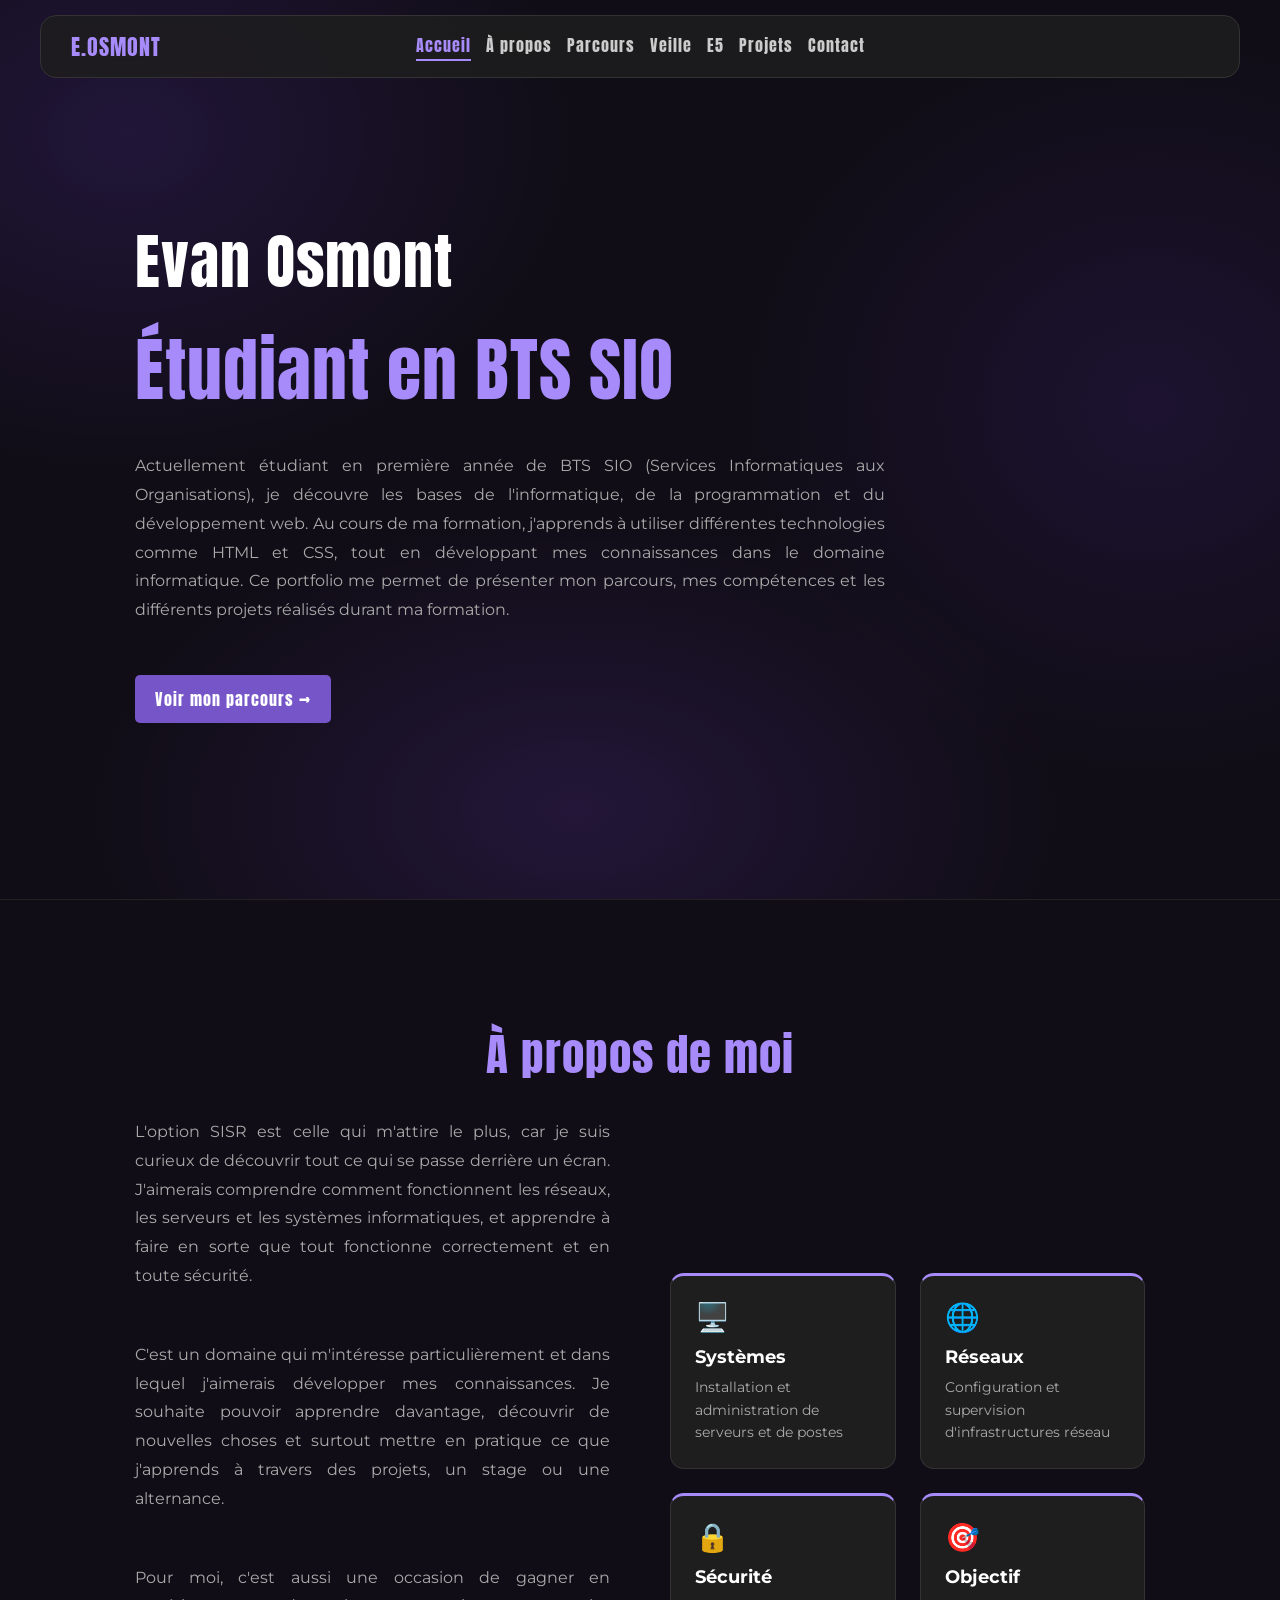
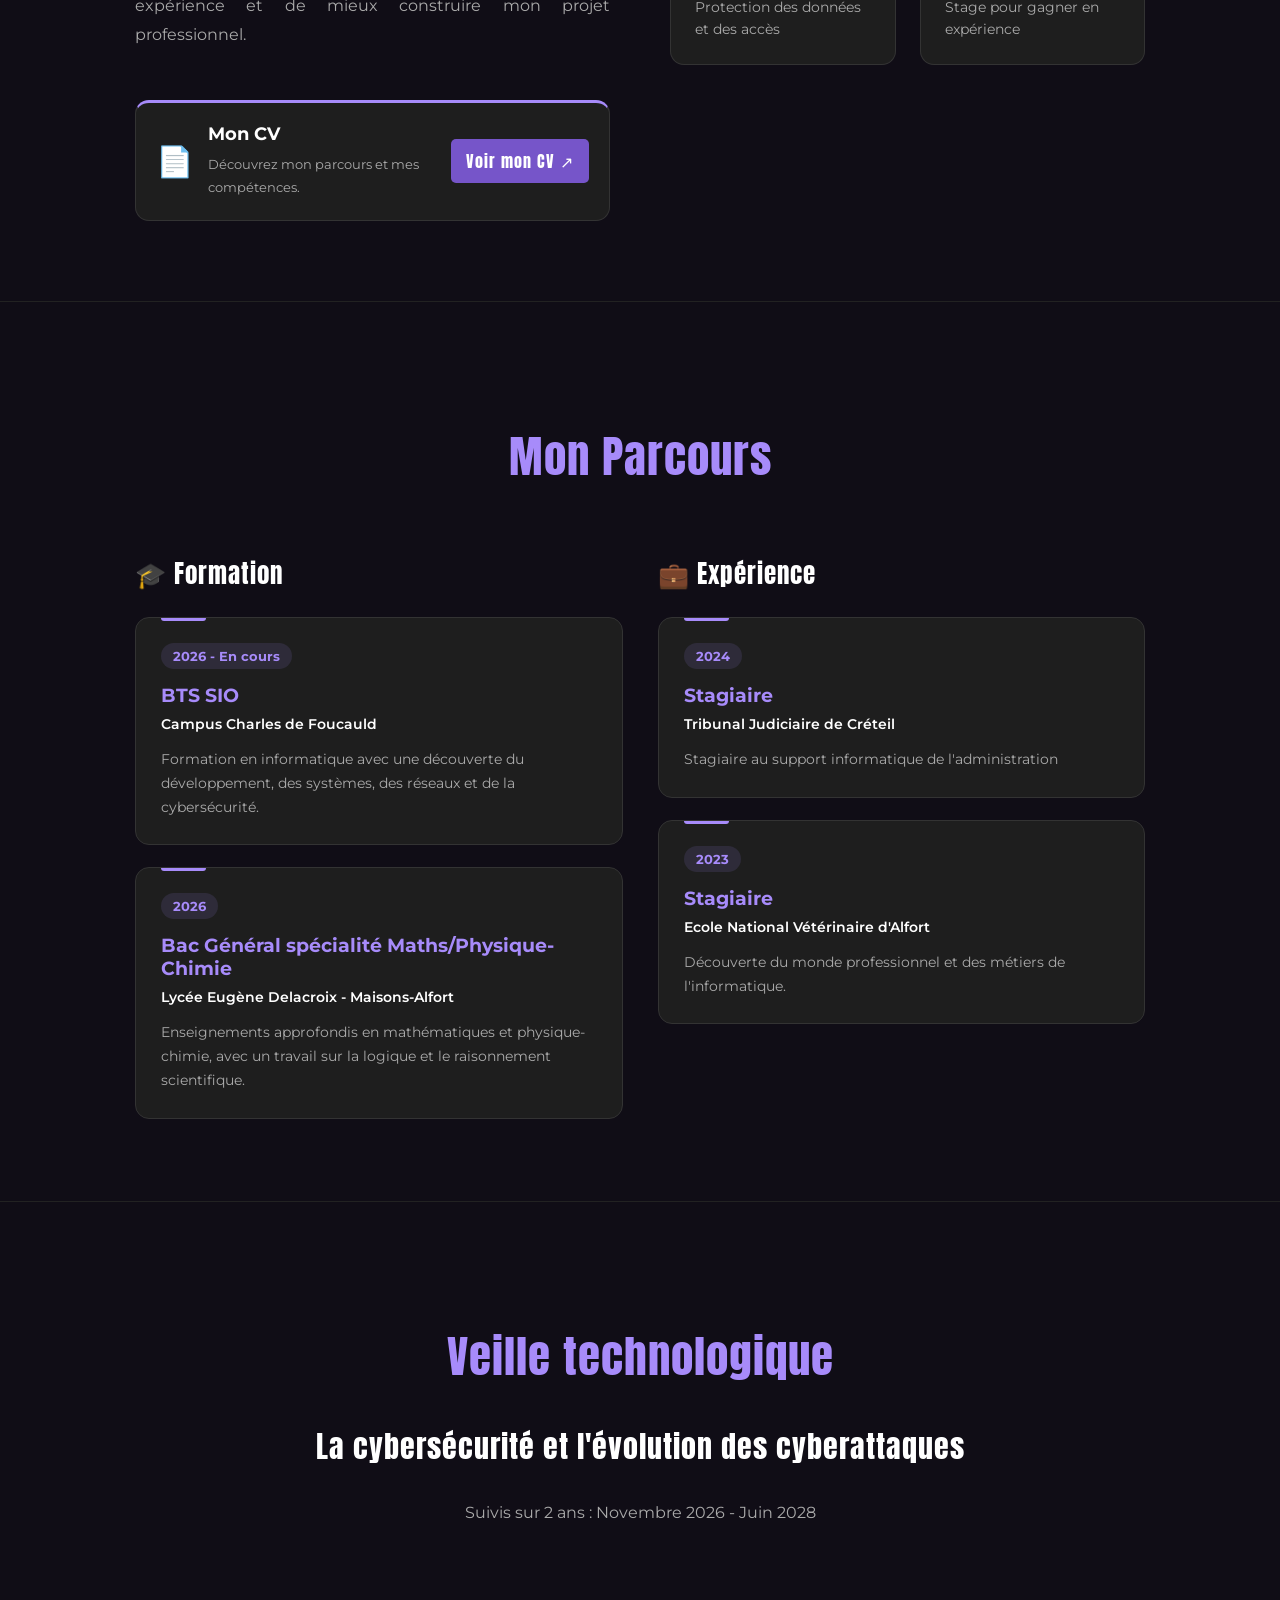
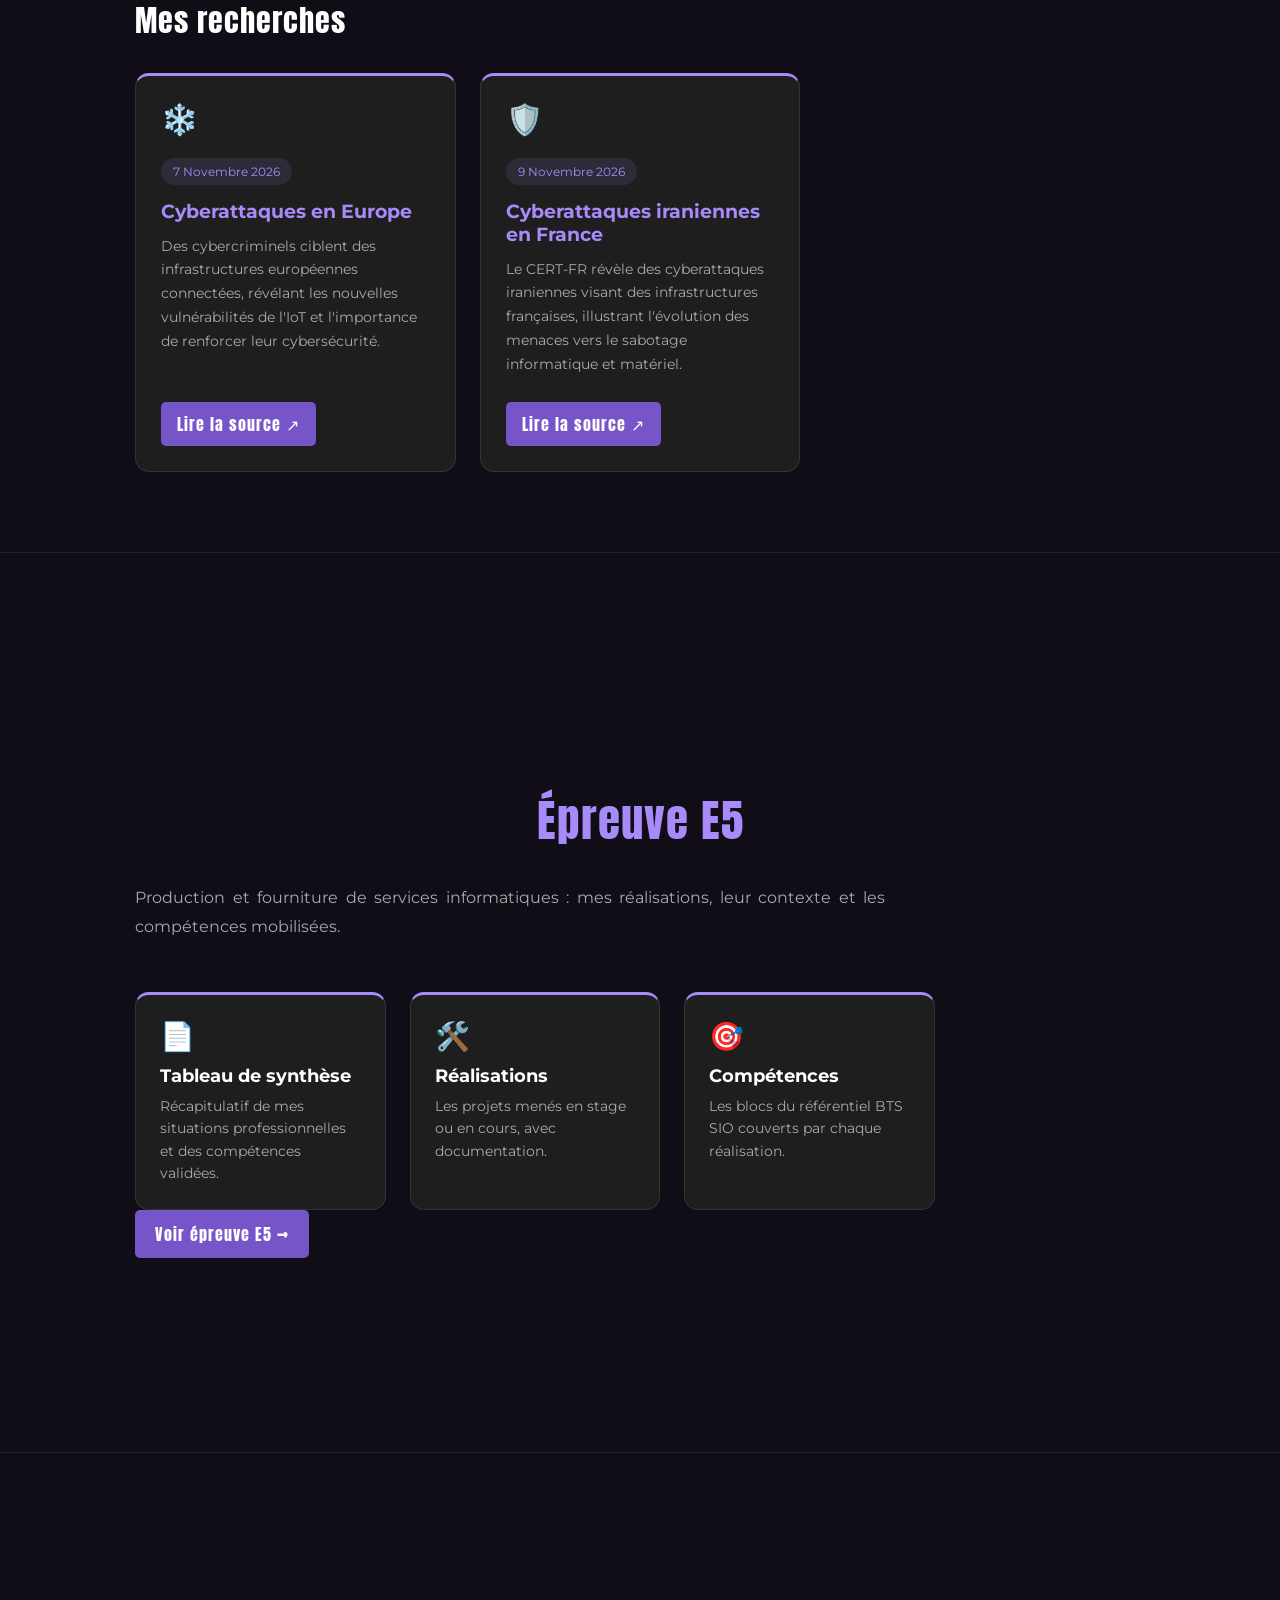
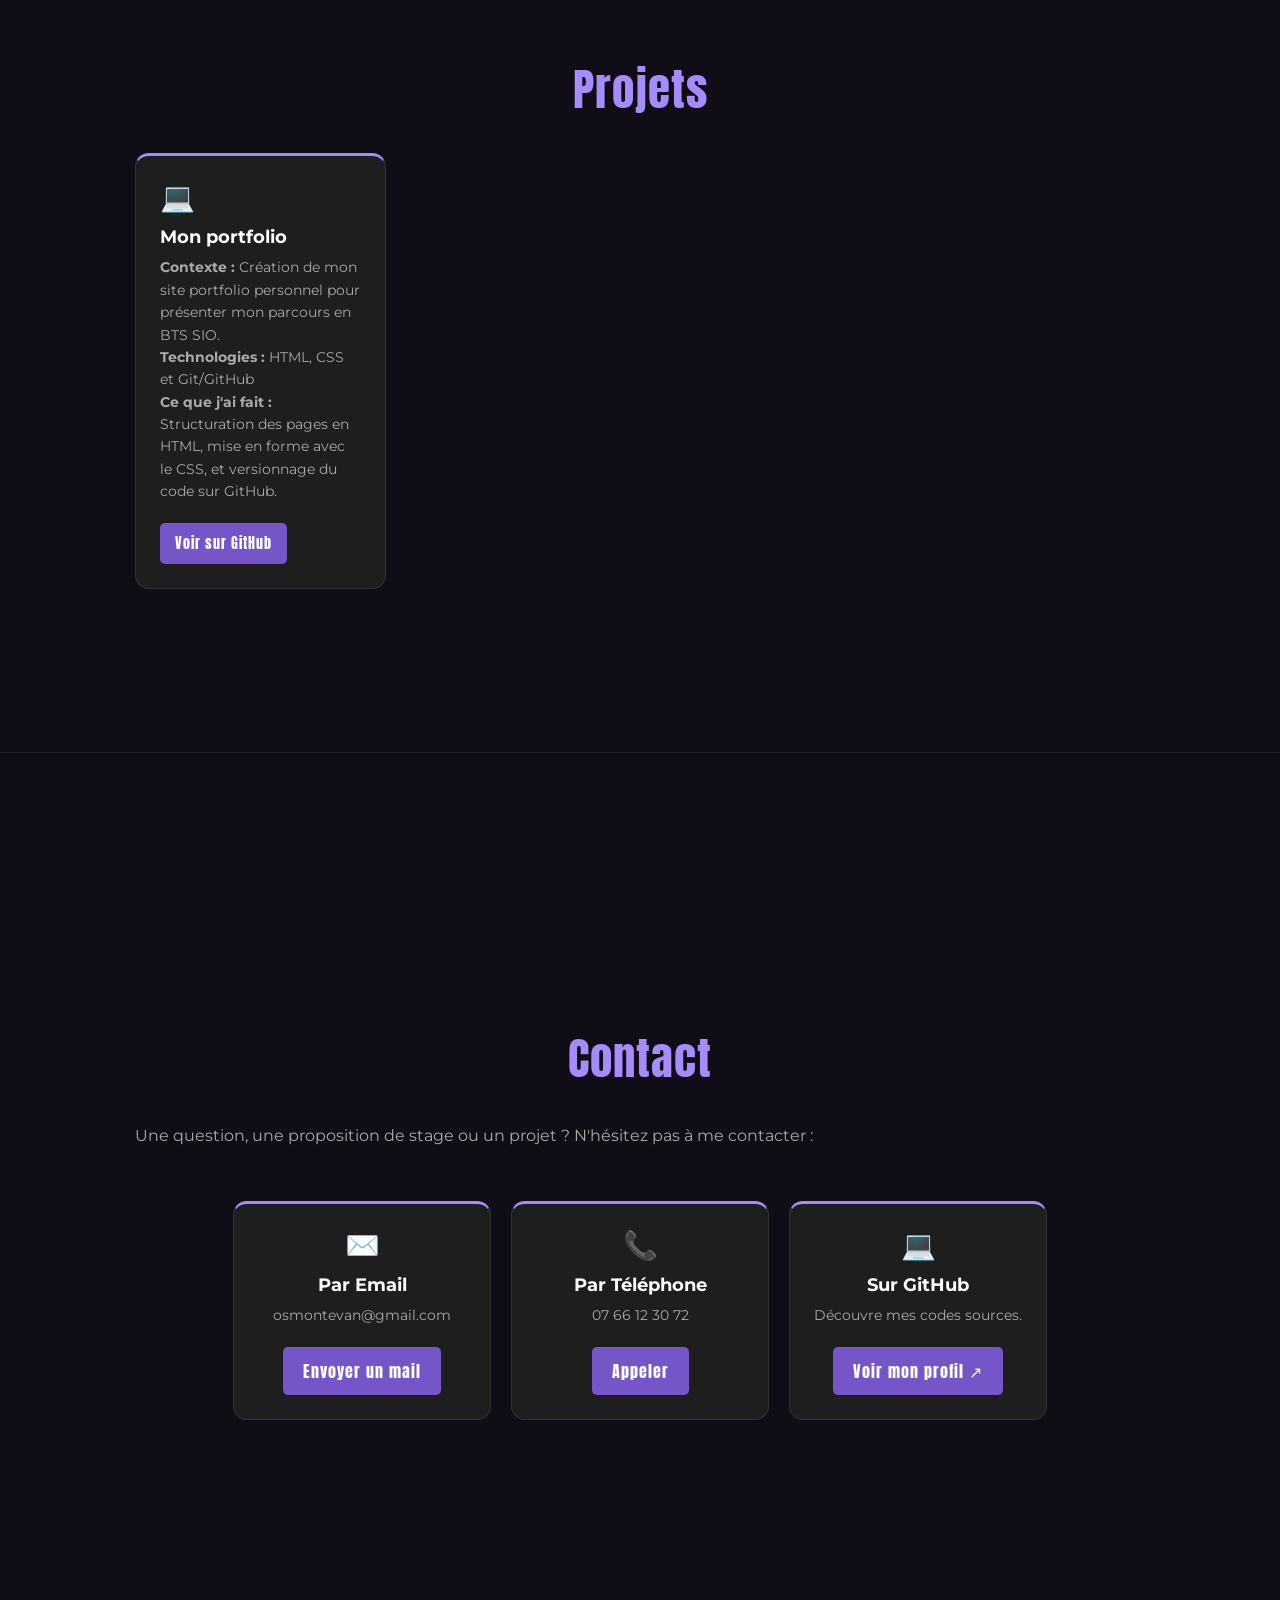
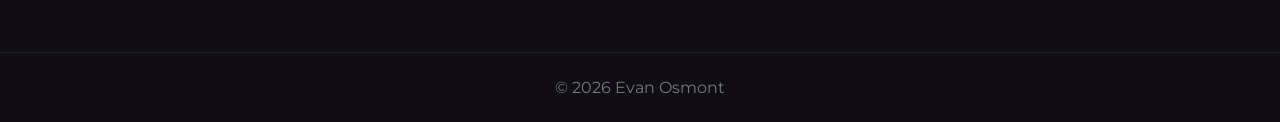
<file: index.html>
<!DOCTYPE html>
<html lang="fr">
<head>
    <meta charset="UTF-8">
    <meta name="viewport" content="width=device-width, initial-scale=1.0">
    <title>Evan Osmont - Portfolio</title>

    <link rel="preconnect" href="https://fonts.googleapis.com">
    <link rel="preconnect" href="https://fonts.gstatic.com" crossorigin>
    <link href="https://fonts.googleapis.com/css2?family=Anton&family=Montserrat:wght@400;600;700&display=swap" rel="stylesheet">

    <link rel="stylesheet" href="css/style.css">
</head>

<body>

<header class="barre">
    <a href="#accueil" class="logo">E.OSMONT</a>
    <nav class="liens">
        <a href="#accueil">Accueil</a>
        <a href="#apropos">À propos</a>
        <a href="#parcours">Parcours</a>
        <a href="#veille">Veille</a>
        <a href="#e5">E5</a>
        <a href="#projets">Projets</a>
        <a href="#contact">Contact</a>
        <span class="barre-active"></span>
    </nav>
</header>

<main>

    <section id="accueil">
        <h1>Evan Osmont</h1>
        <h2>Étudiant en BTS SIO</h2>
        <p>
            Actuellement étudiant en première année de BTS SIO (Services Informatiques aux Organisations), je découvre les bases de l'informatique, de la programmation et du développement web.
            Au cours de ma formation, j'apprends à utiliser différentes technologies comme HTML et CSS, tout en développant mes connaissances dans le domaine informatique.
            Ce portfolio me permet de présenter mon parcours, mes compétences et les différents projets réalisés durant ma formation.
        </p>
        <a href="#parcours" class="bouton">Voir mon parcours →</a>
    </section>


<section id="apropos">
    <h3>À propos de moi</h3>

    <div class="apropos-contenu">

        <!-- TEXTE À GAUCHE -->
        <div class="apropos-texte">

            <p>
                L'option SISR est celle qui m'attire le plus, car je suis curieux de découvrir tout ce qui se passe derrière un écran. J'aimerais comprendre comment fonctionnent les réseaux, les serveurs et les systèmes informatiques, et apprendre à faire en sorte que tout fonctionne correctement et en toute sécurité.
            </p>

            <p>
                C'est un domaine qui m'intéresse particulièrement et dans lequel j'aimerais développer mes connaissances. Je souhaite pouvoir apprendre davantage, découvrir de nouvelles choses et surtout mettre en pratique ce que j'apprends à travers des projets, un stage ou une alternance.
            </p>

            <p>
                Pour moi, c'est aussi une occasion de gagner en expérience et de mieux construire mon projet professionnel.
            </p>

            <!-- CV SOUS LE TEXTE -->
            <div class="cv-card">

                <div class="cv-info">
                    <span class="cv-icon">📄</span>

                    <div>
                        <h4>Mon CV</h4>
                        <p>Découvrez mon parcours et mes compétences.</p>
                    </div>
                </div>

                <a href="cv.pdf" target="_blank" class="cv-btn">
                    Voir mon CV ↗
                </a>

            </div>

        </div>


        <!-- CARTES À DROITE -->
        <div class="cartes-apropos">

            <div class="carte">
                <span class="icone">🖥️</span>
                <h4>Systèmes</h4>
                <p>Installation et administration de serveurs et de postes</p>
            </div>

            <div class="carte">
                <span class="icone">🌐</span>
                <h4>Réseaux</h4>
                <p>Configuration et supervision d'infrastructures réseau</p>
            </div>

            <div class="carte">
                <span class="icone">🔒</span>
                <h4>Sécurité</h4>
                <p>Protection des données et des accès</p>
            </div>

            <div class="carte">
                <span class="icone">🎯</span>
                <h4>Objectif</h4>
                <p>Stage pour gagner en expérience</p>
            </div>

        </div>

    </div>
</section>

<section id="parcours">

    <h3>Mon Parcours</h3>

    <div class="parcours-container">

        <!-- FORMATION -->
        <div class="parcours-colonne">

            <h4>🎓 Formation</h4>

            <div class="parcours-timeline">

                <div class="parcours-item">
                    <div class="parcours-date">2026 - En cours</div>

                    <!-- Tu pourras ajouter ton logo ici -->

                    <h5>BTS SIO</h5>
                    <h6>Campus Charles de Foucauld</h6>

                    <p>
                        Formation en informatique avec une découverte du développement, des systèmes, des réseaux et de la cybersécurité.
                    </p>
                </div>

                <div class="parcours-item">
                    <div class="parcours-date">2026</div>

                    <!-- Tu pourras ajouter ton logo ici -->

                    <h5>Bac Général spécialité Maths/Physique-Chimie</h5>
                    <h6>Lycée Eugène Delacroix - Maisons-Alfort</h6>
                    
                    <p>
                        Enseignements approfondis en mathématiques et physique-chimie, avec un travail sur la logique et le raisonnement scientifique.
                    </p>
                </div>

            </div>
        </div>


        <!-- EXPERIENCE -->
        <div class="parcours-colonne">

            <h4>💼 Expérience</h4>

            <div class="parcours-timeline">

                <div class="parcours-item">
                    <div class="parcours-date">2024</div>

                    <!-- Tu pourras ajouter ton logo ici -->

                    <h5>Stagiaire</h5>
                    <h6>Tribunal Judiciaire de Créteil</h6>

                    <p>
                        Stagiaire au support informatique de l'administration
                    </p>
                </div>

                <div class="parcours-item">
                    <div class="parcours-date">2023</div>

                    <!-- Tu pourras ajouter ton logo ici -->

                    <h5>Stagiaire</h5>
                    <h6>Ecole National Vétérinaire d'Alfort</h6>

                    <p>
                        Découverte du monde professionnel et des métiers
                        de l'informatique.
                    </p>
                </div>

            </div>
        </div>

    </div>

</section>



<section id="veille">

    <h3>Veille technologique</h3>

    <p class="veille-description">
        La cybersécurité et l'évolution des cyberattaques
    </p>
    <p class="veille-suivis">
        Suivis sur 2 ans : Novembre 2026 - Juin 2028
    </p>

    <h4 class="veille-sous-titre">Mes recherches</h4>

    <div class="veille-cartes">

        <div class="veille-carte">
            <span class="veille-icone">❄️</span>
            <span class="veille-date">7 Novembre 2026</span>
            <h4>Cyberattaques en Europe</h4>
            <p>
                Des cybercriminels ciblent des infrastructures européennes connectées, révélant les nouvelles vulnérabilités de l'IoT et l'importance de renforcer leur cybersécurité.
            </p>
            <a href="https://fr.euronews.com/2026/11/07/des-hackers-ont-sonde-les-systemes-de-refrigeration-europeens-avant-les-cyberattaques"
               target="_blank" class="veille-btn">
                Lire la source ↗
            </a>
        </div>

        <div class="veille-carte">
            <span class="veille-icone">🛡️</span>
            <span class="veille-date">9 Novembre 2026</span>
            <h4>Cyberattaques iraniennes en France</h4>
            <p>
                Le CERT-FR révèle des cyberattaques iraniennes visant des infrastructures françaises, illustrant l'évolution des menaces vers le sabotage informatique et matériel.
            </p>
            <a href="https://cert.cyber.gouv.fr/cti/CERTFR-2026-CTI-009/"
               target="_blank" class="veille-btn">
                Lire la source ↗
            </a>
        </div>

    </div>

</section>

<section id="e5">
  <h3>Épreuve E5</h3>
  <p>
    Production et fourniture de services informatiques : mes réalisations,
    leur contexte et les compétences mobilisées.
  </p>

  <div class="cartes cartes-e5">
    <div class="carte">
      <span class="icone">📄</span>
      <h4>Tableau de synthèse</h4>
      <p>Récapitulatif de mes situations professionnelles et des compétences validées.</p>
    </div>

    <div class="carte">
      <span class="icone">🛠️</span>
      <h4>Réalisations</h4>
      <p>Les projets menés en stage ou en cours, avec documentation.</p>
    </div>

    <div class="carte">
      <span class="icone">🎯</span>
      <h4>Compétences</h4>
      <p>Les blocs du référentiel BTS SIO couverts par chaque réalisation.</p>
    </div>
  </div>

  <a href="e5.html" class="bouton">Voir épreuve E5 →</a>
</section>

<section id="projets">
    <h3>Projets</h3>
    <div class="cartes">
        <article class="carte">
            <span class="icone">💻</span>
            <h4>Mon portfolio</h4>
            <p><strong>Contexte :</strong> Création de mon site portfolio personnel pour présenter mon parcours en BTS SIO.</p>
            <p><strong>Technologies :</strong> HTML, CSS et Git/GitHub</p>
            <p><strong>Ce que j'ai fait :</strong> Structuration des pages en HTML, mise en forme avec le CSS, et versionnage du code sur GitHub.</p>
            
            <div class="liens-carte">
                <a href="https://github.com/evanosmt/evanosmt.github.io" target="_blank" class="btn-git">Voir sur GitHub</a>
            </div>
        </article>
    </div>
</section>

<section id="contact">
    <h3>Contact</h3>
    <p>Une question, une proposition de stage ou un projet ? N'hésitez pas à me contacter :</p>
    
    <div class="cartes" style="max-width: 900px; margin: 0 auto; display: grid; grid-template-columns: repeat(auto-fit, minmax(250px, 1fr)); gap: 20px;">
        
        <!-- Carte Email -->
        <article class="carte" style="text-align: center;">
            <span class="icone">✉️</span>
            <h4>Par Email</h4>
            <p style="text-align: center; margin-bottom: 20px;">osmontevan@gmail.com</p>
            <a href="mailto:osmontevan@gmail.com" class="bouton" style="margin: 0 auto;">Envoyer un mail</a>
        </article>

        <!-- Carte Téléphone -->
        <article class="carte" style="text-align: center;">
            <span class="icone">📞</span>
            <h4>Par Téléphone</h4>
            <p style="text-align: center; margin-bottom: 20px;">07 66 12 30 72</p>
            <a href="tel:0766123072" class="bouton" style="margin: 0 auto;">Appeler</a>
        </article>

        <!-- Carte GitHub -->
        <article class="carte" style="text-align: center;">
            <span class="icone">💻</span>
            <h4>Sur GitHub</h4>
            <p style="text-align: center; margin-bottom: 20px;">Découvre mes codes sources.</p>
            <a href="https://github.com/evanosmt" target="_blank" class="bouton" style="margin: 0 auto;">Voir mon profil ↗</a>
        </article>

    </div>
</section>

</main>

<footer>
    © 2026 Evan Osmont
</footer>

<script>
    const sections = document.querySelectorAll("section");
    const liens = document.querySelectorAll(".liens a");
    const barre = document.querySelector(".barre-active");

    function activer(lien) {
        liens.forEach((l) => l.classList.toggle("actif", l === lien));
        barre.style.left = lien.offsetLeft + "px";
        barre.style.width = lien.offsetWidth + "px";
    }

    const observer = new IntersectionObserver((entries) => {
        entries.forEach((entry) => {
            if (entry.isIntersecting) {
                const lien = document.querySelector('.liens a[href="#' + entry.target.id + '"]');
                if (lien) activer(lien);
            }
        });
    }, { rootMargin: "-40% 0px -55% 0px" });

    sections.forEach((s) => observer.observe(s));

    window.addEventListener("load", () => activer(liens[0]));
</script>

</body>
</html>
</file>
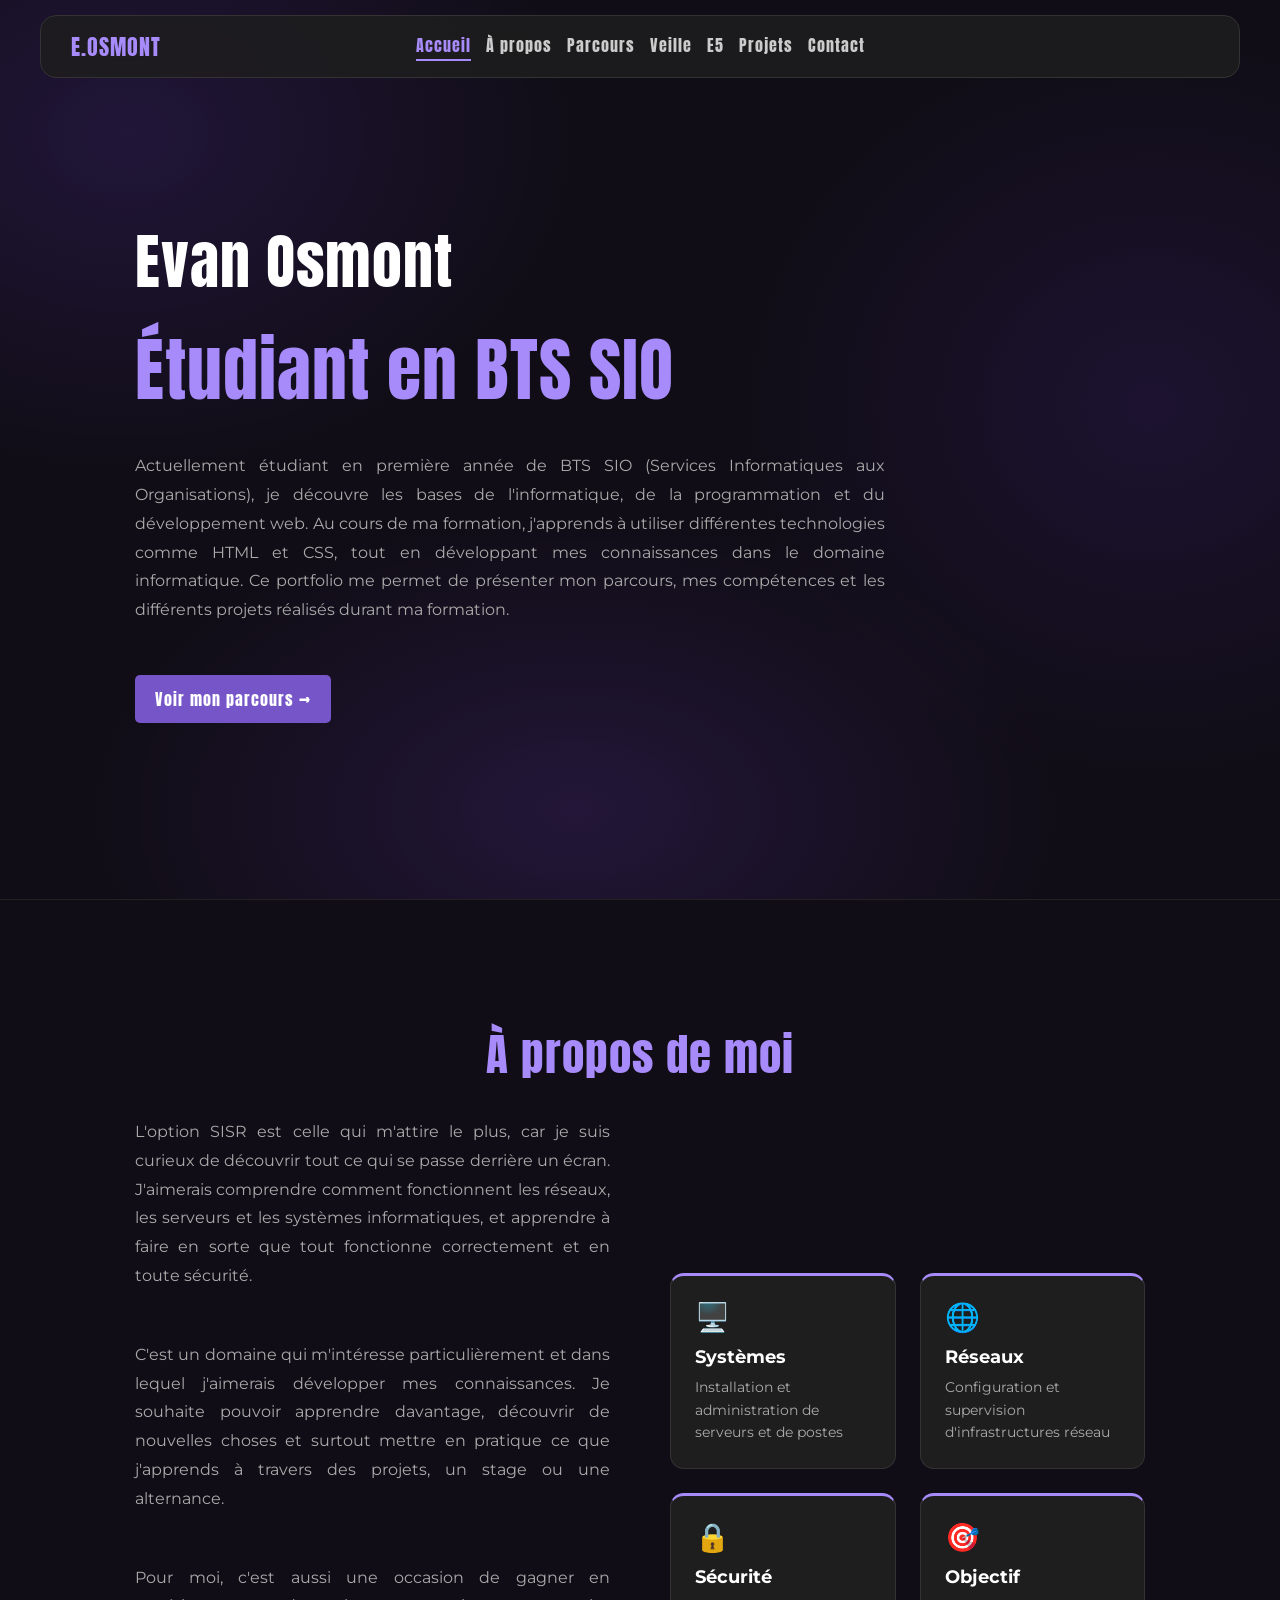
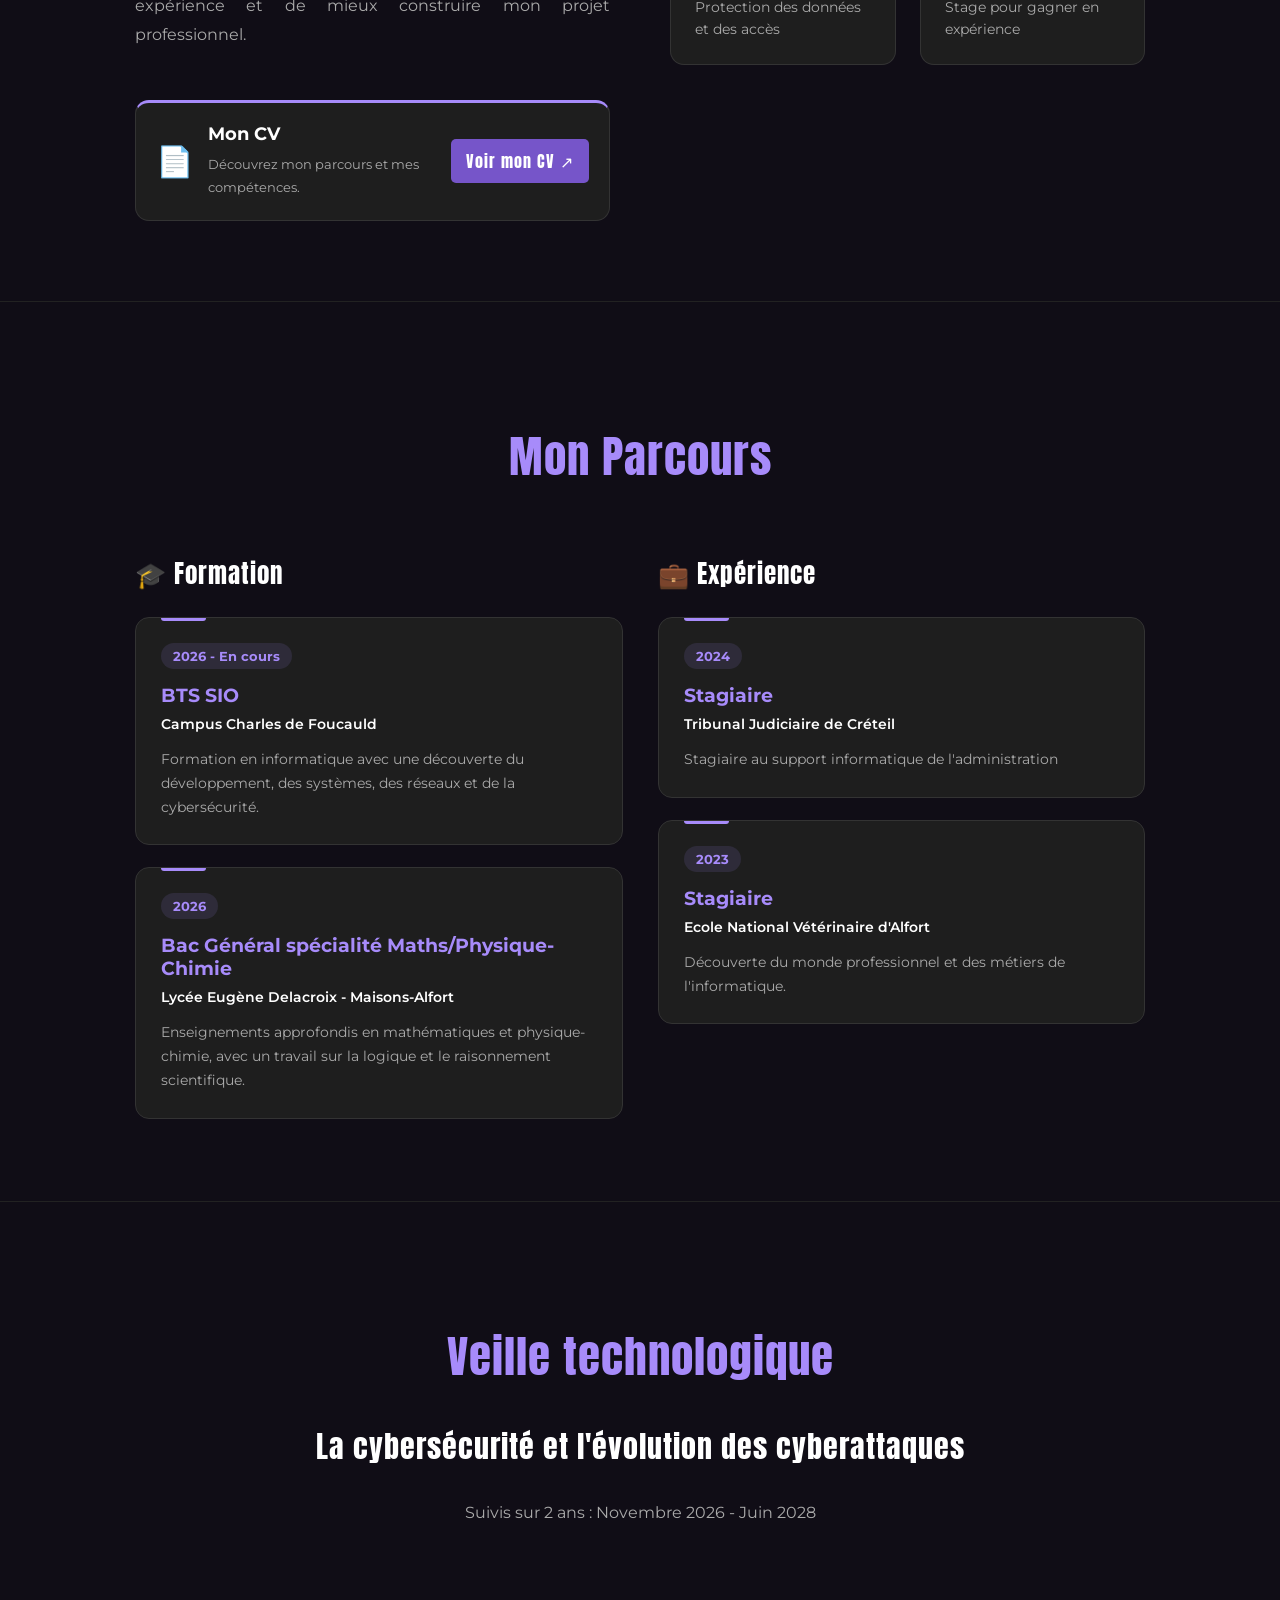
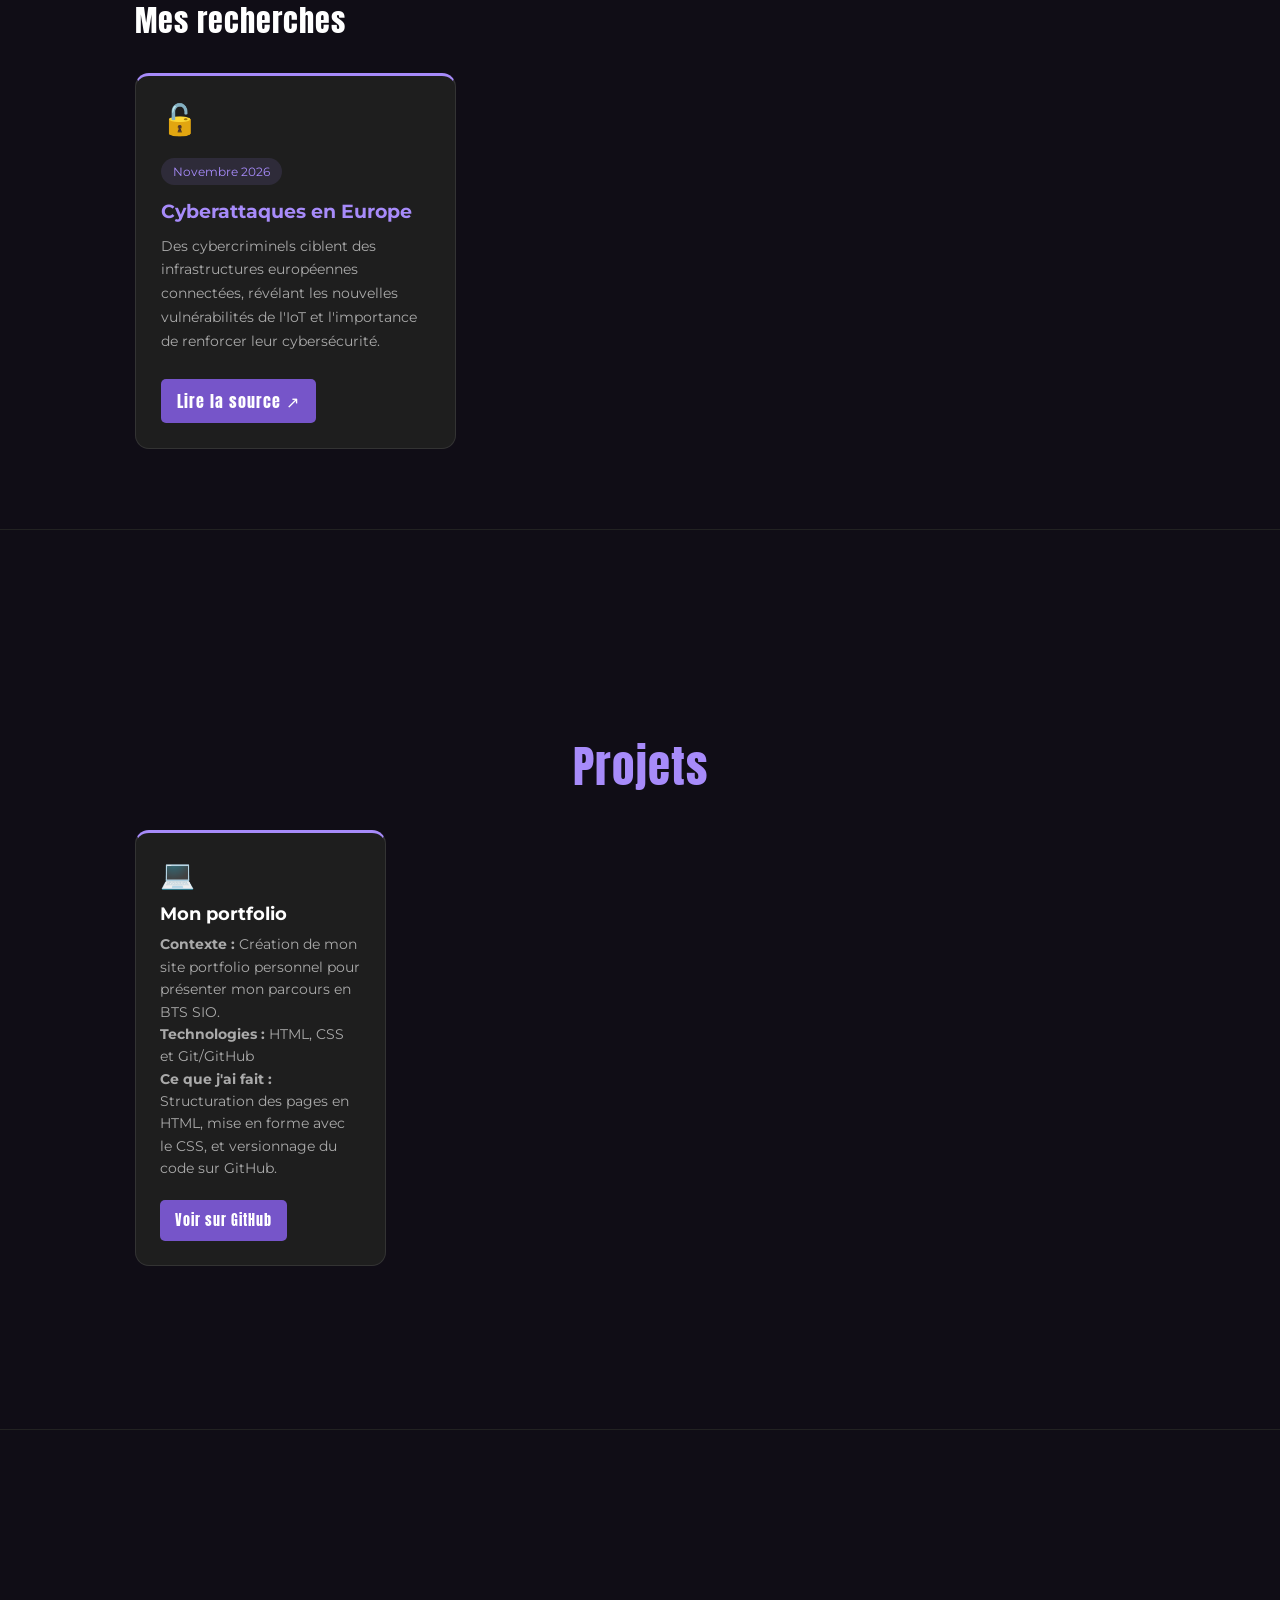
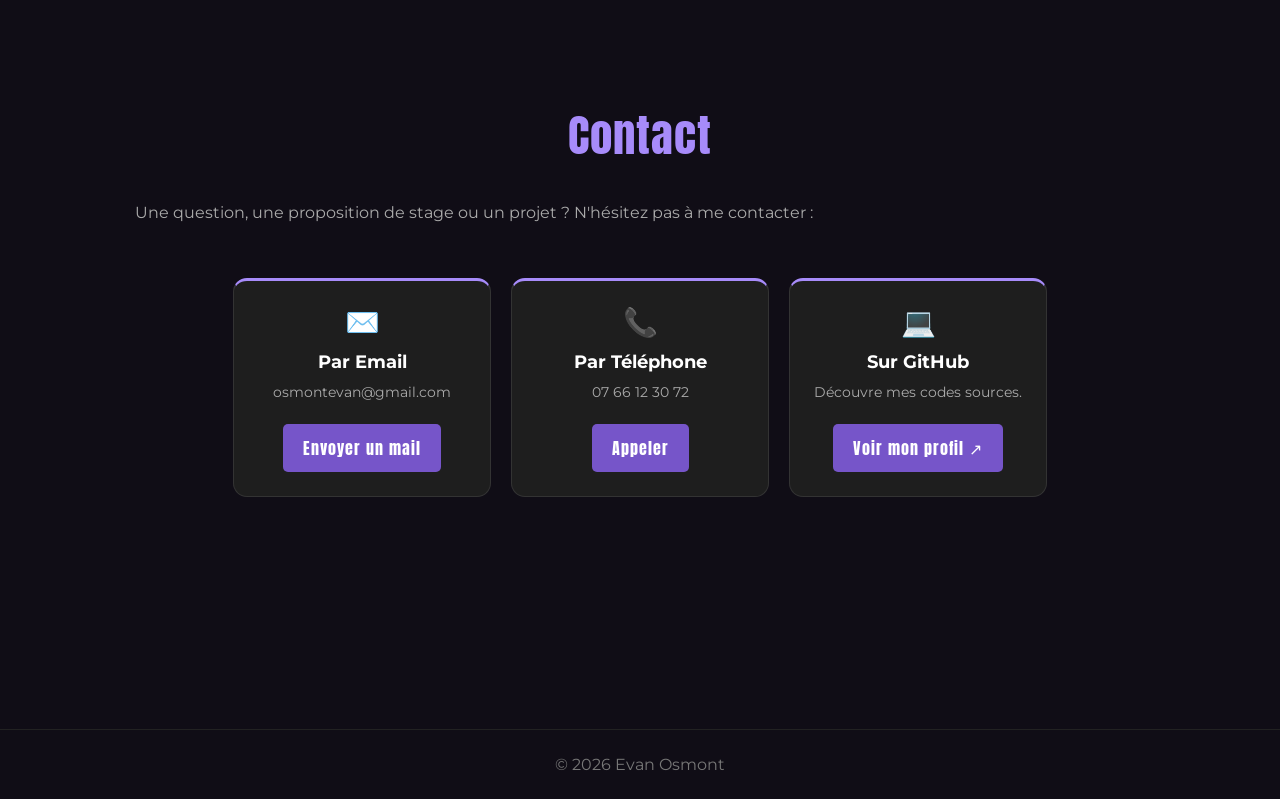
<file: portfolio/index.html>
<!DOCTYPE html>
<html lang="fr">
<head>
    <meta charset="UTF-8">
    <meta name="viewport" content="width=device-width, initial-scale=1.0">
    <title>Evan Osmont - Portfolio</title>

    <link rel="preconnect" href="https://fonts.googleapis.com">
    <link rel="preconnect" href="https://fonts.gstatic.com" crossorigin>
    <link href="https://fonts.googleapis.com/css2?family=Anton&family=Montserrat:wght@400;600;700&display=swap" rel="stylesheet">

    <link rel="stylesheet" href="css/style.css">
</head>

<body>

<header class="barre">
    <a href="#accueil" class="logo">E.OSMONT</a>
    <nav class="liens">
        <a href="#accueil">Accueil</a>
        <a href="#apropos">À propos</a>
        <a href="#parcours">Parcours</a>
        <a href="#veille">Veille</a>
        <a href="e5.html">E5</a>
        <a href="#projets">Projets</a>
        <a href="#contact">Contact</a>
        <span class="barre-active"></span>
    </nav>
</header>

<main>

    <section id="accueil">
        <h1>Evan Osmont</h1>
        <h2>Étudiant en BTS SIO</h2>
        <p>
            Actuellement étudiant en première année de BTS SIO (Services Informatiques aux Organisations), je découvre les bases de l'informatique, de la programmation et du développement web.
            Au cours de ma formation, j'apprends à utiliser différentes technologies comme HTML et CSS, tout en développant mes connaissances dans le domaine informatique.
            Ce portfolio me permet de présenter mon parcours, mes compétences et les différents projets réalisés durant ma formation.
        </p>
        <a href="#parcours" class="bouton">Voir mon parcours →</a>
    </section>


<section id="apropos">
    <h3>À propos de moi</h3>

    <div class="apropos-contenu">

        <!-- TEXTE À GAUCHE -->
        <div class="apropos-texte">

            <p>
                L'option SISR est celle qui m'attire le plus, car je suis curieux de découvrir tout ce qui se passe derrière un écran. J'aimerais comprendre comment fonctionnent les réseaux, les serveurs et les systèmes informatiques, et apprendre à faire en sorte que tout fonctionne correctement et en toute sécurité.
            </p>

            <p>
                C'est un domaine qui m'intéresse particulièrement et dans lequel j'aimerais développer mes connaissances. Je souhaite pouvoir apprendre davantage, découvrir de nouvelles choses et surtout mettre en pratique ce que j'apprends à travers des projets, un stage ou une alternance.
            </p>

            <p>
                Pour moi, c'est aussi une occasion de gagner en expérience et de mieux construire mon projet professionnel.
            </p>

            <!-- CV SOUS LE TEXTE -->
            <div class="cv-card">

                <div class="cv-info">
                    <span class="cv-icon">📄</span>

                    <div>
                        <h4>Mon CV</h4>
                        <p>Découvrez mon parcours et mes compétences.</p>
                    </div>
                </div>

                <a href="cv.pdf" target="_blank" class="cv-btn">
                    Voir mon CV ↗
                </a>

            </div>

        </div>


        <!-- CARTES À DROITE -->
        <div class="cartes-apropos">

            <div class="carte">
                <span class="icone">🖥️</span>
                <h4>Systèmes</h4>
                <p>Installation et administration de serveurs et de postes</p>
            </div>

            <div class="carte">
                <span class="icone">🌐</span>
                <h4>Réseaux</h4>
                <p>Configuration et supervision d'infrastructures réseau</p>
            </div>

            <div class="carte">
                <span class="icone">🔒</span>
                <h4>Sécurité</h4>
                <p>Protection des données et des accès</p>
            </div>

            <div class="carte">
                <span class="icone">🎯</span>
                <h4>Objectif</h4>
                <p>Stage pour gagner en expérience</p>
            </div>

        </div>

    </div>
</section>

<section id="parcours">

    <h3>Mon Parcours</h3>

    <div class="parcours-container">

        <!-- FORMATION -->
        <div class="parcours-colonne">

            <h4>🎓 Formation</h4>

            <div class="parcours-timeline">

                <div class="parcours-item">
                    <div class="parcours-date">2026 - En cours</div>

                    <!-- Tu pourras ajouter ton logo ici -->

                    <h5>BTS SIO</h5>
                    <h6>Campus Charles de Foucauld</h6>

                    <p>
                        Formation en informatique avec une découverte du développement, des systèmes, des réseaux et de la cybersécurité.
                    </p>
                </div>

                <div class="parcours-item">
                    <div class="parcours-date">2026</div>

                    <!-- Tu pourras ajouter ton logo ici -->

                    <h5>Bac Général spécialité Maths/Physique-Chimie</h5>
                    <h6>Lycée Eugène Delacroix - Maisons-Alfort</h6>
                    
                    <p>
                        Enseignements approfondis en mathématiques et physique-chimie, avec un travail sur la logique et le raisonnement scientifique.
                    </p>
                </div>

            </div>
        </div>


        <!-- EXPERIENCE -->
        <div class="parcours-colonne">

            <h4>💼 Expérience</h4>

            <div class="parcours-timeline">

                <div class="parcours-item">
                    <div class="parcours-date">2024</div>

                    <!-- Tu pourras ajouter ton logo ici -->

                    <h5>Stagiaire</h5>
                    <h6>Tribunal Judiciaire de Créteil</h6>

                    <p>
                        Stagiaire au support informatique de l'administration
                    </p>
                </div>

                <div class="parcours-item">
                    <div class="parcours-date">2023</div>

                    <!-- Tu pourras ajouter ton logo ici -->

                    <h5>Stagiaire</h5>
                    <h6>Ecole National Vétérinaire d'Alfort</h6>

                    <p>
                        Découverte du monde professionnel et des métiers
                        de l'informatique.
                    </p>
                </div>

            </div>
        </div>

    </div>

</section>



<section id="veille">

    <h3>Veille technologique</h3>

    <p class="veille-description">
        La cybersécurité et l'évolution des cyberattaques
    </p>
    <p class="veille-suivis">
        Suivis sur 2 ans : Novembre 2026 - Juin 2028
    </p>

    <h4 class="veille-sous-titre">Mes recherches</h4>

    <div class="veille-cartes">

        <div class="veille-carte">
            <span class="veille-icone">🔓</span>
            <span class="veille-date">Novembre 2026</span>
            <h4>Cyberattaques en Europe</h4>
            <p>
                Des cybercriminels ciblent des infrastructures européennes connectées, révélant les nouvelles vulnérabilités de l'IoT et l'importance de renforcer leur cybersécurité.
            </p>
            <a href="https://fr.euronews.com/2026/11/07/des-hackers-ont-sonde-les-systemes-de-refrigeration-europeens-avant-les-cyberattaques"
               target="_blank" class="veille-btn">
                Lire la source ↗
            </a>
        </div>

    </div>

</section>



<section id="projets">
    <h3>Projets</h3>
    <div class="cartes">
        <article class="carte">
            <span class="icone">💻</span>
            <h4>Mon portfolio</h4>
            <p><strong>Contexte :</strong> Création de mon site portfolio personnel pour présenter mon parcours en BTS SIO.</p>
            <p><strong>Technologies :</strong> HTML, CSS et Git/GitHub</p>
            <p><strong>Ce que j'ai fait :</strong> Structuration des pages en HTML, mise en forme avec le CSS, et versionnage du code sur GitHub.</p>
            
            <div class="liens-carte">
                <a href="https://github.com/evanosmt/evanosmt.github.io" target="_blank" class="btn-git">Voir sur GitHub</a>
            </div>
        </article>
    </div>
</section>

<section id="contact">
    <h3>Contact</h3>
    <p>Une question, une proposition de stage ou un projet ? N'hésitez pas à me contacter :</p>
    
    <div class="cartes" style="max-width: 900px; margin: 0 auto; display: grid; grid-template-columns: repeat(auto-fit, minmax(250px, 1fr)); gap: 20px;">
        
        <!-- Carte Email -->
        <article class="carte" style="text-align: center;">
            <span class="icone">✉️</span>
            <h4>Par Email</h4>
            <p style="text-align: center; margin-bottom: 20px;">osmontevan@gmail.com</p>
            <a href="mailto:osmontevan@gmail.com" class="bouton" style="margin: 0 auto;">Envoyer un mail</a>
        </article>

        <!-- Carte Téléphone -->
        <article class="carte" style="text-align: center;">
            <span class="icone">📞</span>
            <h4>Par Téléphone</h4>
            <p style="text-align: center; margin-bottom: 20px;">07 66 12 30 72</p>
            <a href="tel:0766123072" class="bouton" style="margin: 0 auto;">Appeler</a>
        </article>

        <!-- Carte GitHub -->
        <article class="carte" style="text-align: center;">
            <span class="icone">💻</span>
            <h4>Sur GitHub</h4>
            <p style="text-align: center; margin-bottom: 20px;">Découvre mes codes sources.</p>
            <a href="https://github.com/evanosmt" target="_blank" class="bouton" style="margin: 0 auto;">Voir mon profil ↗</a>
        </article>

    </div>
</section>

</main>

<footer>
    © 2026 Evan Osmont
</footer>

<script>
    const sections = document.querySelectorAll("section");
    const liens = document.querySelectorAll(".liens a");
    const barre = document.querySelector(".barre-active");

    function activer(lien) {
        liens.forEach((l) => l.classList.toggle("actif", l === lien));
        barre.style.left = lien.offsetLeft + "px";
        barre.style.width = lien.offsetWidth + "px";
    }

    const observer = new IntersectionObserver((entries) => {
        entries.forEach((entry) => {
            if (entry.isIntersecting) {
                const lien = document.querySelector('.liens a[href="#' + entry.target.id + '"]');
                if (lien) activer(lien);
            }
        });
    }, { rootMargin: "-40% 0px -55% 0px" });

    sections.forEach((s) => observer.observe(s));

    window.addEventListener("load", () => activer(liens[0]));
</script>

</body>
</html>
</file>
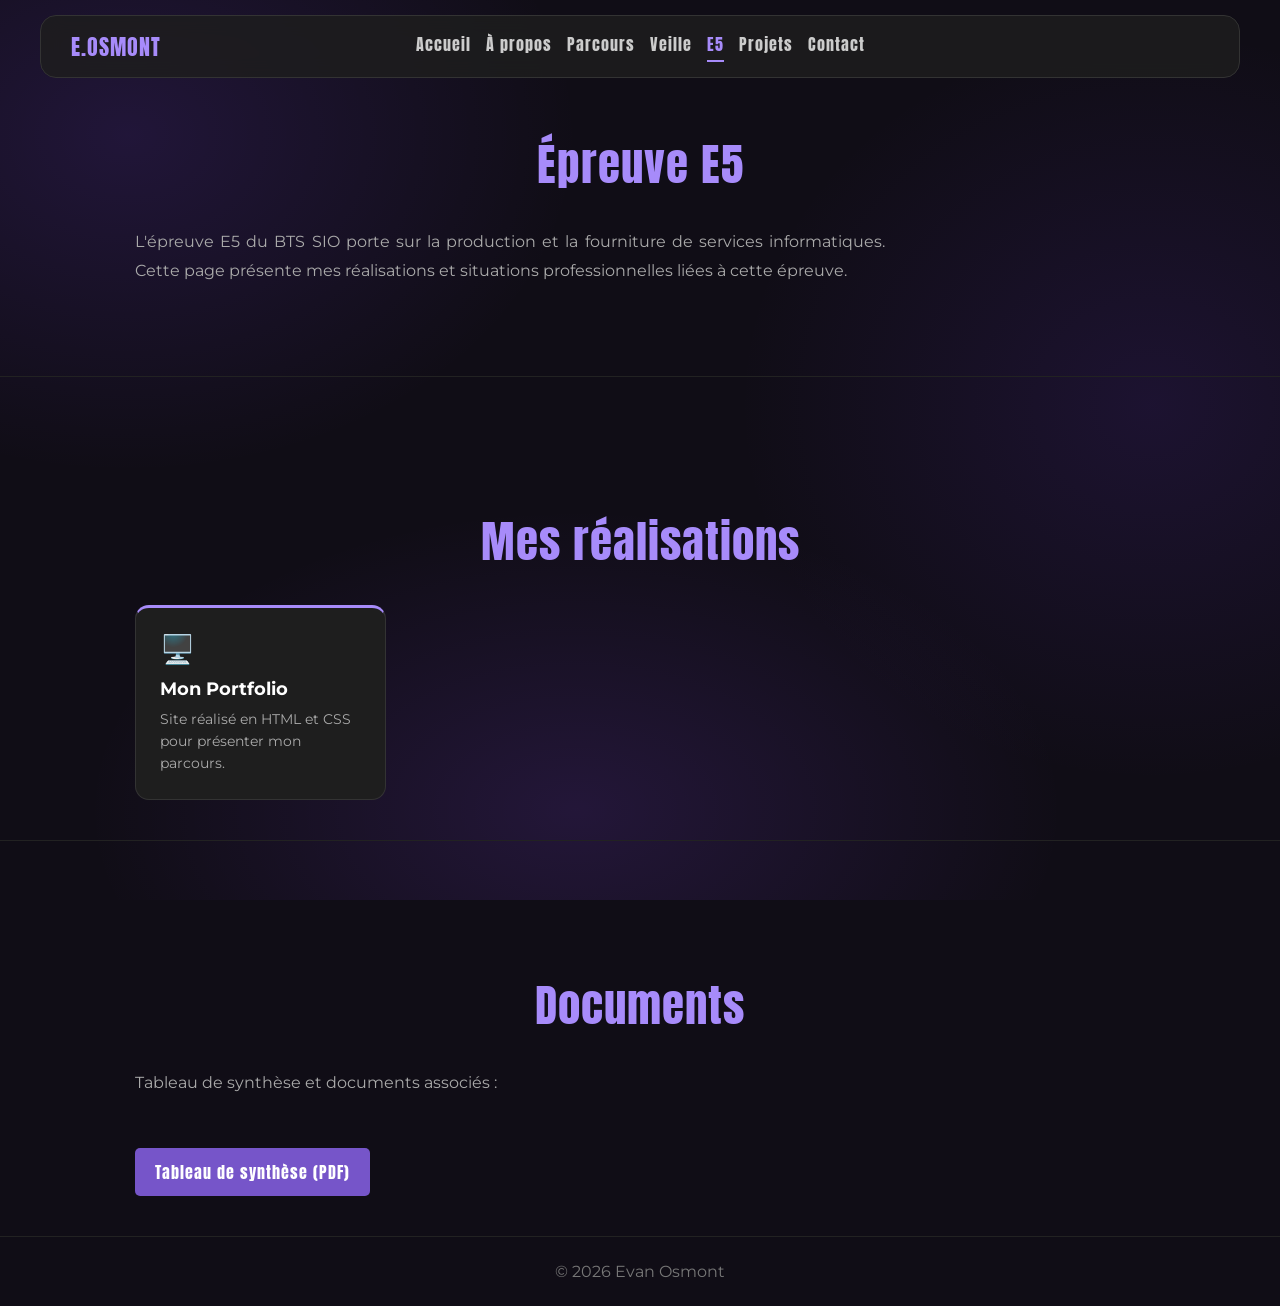
<file: e5.html>
<!DOCTYPE html>
<html lang="fr">
<head>
    <meta charset="UTF-8">
    <meta name="viewport" content="width=device-width, initial-scale=1.0">
    <title>Épreuve E5 - Evan Osmont</title>

    <link rel="preconnect" href="https://fonts.googleapis.com">
    <link rel="preconnect" href="https://fonts.gstatic.com" crossorigin>
    <link href="https://fonts.googleapis.com/css2?family=Anton&family=Montserrat:wght@400;600;700&display=swap" rel="stylesheet">

    <link rel="stylesheet" href="css/style.css">
</head>

<body class="page-e5">

<header class="barre">
    <a href="#accueil" class="logo">E.OSMONT</a>
    <nav class="liens">
        <a href="index.html#accueil">Accueil</a>
        <a href="index.html#apropos">À propos</a>
        <a href="index.html#parcours">Parcours</a>
        <a href="index.html#veille">Veille</a>
        <a href="e5.html" class="actif">E5</a>
        <a href="index.html#projets">Projets</a>
        <a href="index.html#contact">Contact</a>
        <span class="barre-active"></span>
    </nav>
</header>

<main>

    <section>
        <h3>Épreuve E5</h3>
        <p>
            L'épreuve E5 du BTS SIO porte sur la production et la fourniture de services informatiques. Cette page présente mes réalisations et situations professionnelles liées à cette épreuve.
        </p>
    </section>

    <section>
        <h3>Mes réalisations</h3>
        <div class="cartes">
            <div class="carte">
                <span class="icone">🖥️</span>
                <h4>Mon Portfolio</h4>
                <p>Site réalisé en HTML et CSS pour présenter mon parcours.</p>
            </div>
        </div>
    </section>

    <section>
        <h3>Documents</h3>
        <p>Tableau de synthèse et documents associés :</p>
        <a href="BTS_SIO_Annexe_6_Epreuve E5 - Tableau de synthese_2026.pdf" class="bouton">Tableau de synthèse (PDF)</a>
    </section>

</main>

<footer>
    © 2026 Evan Osmont
</footer>

</body>
</html>
</file>
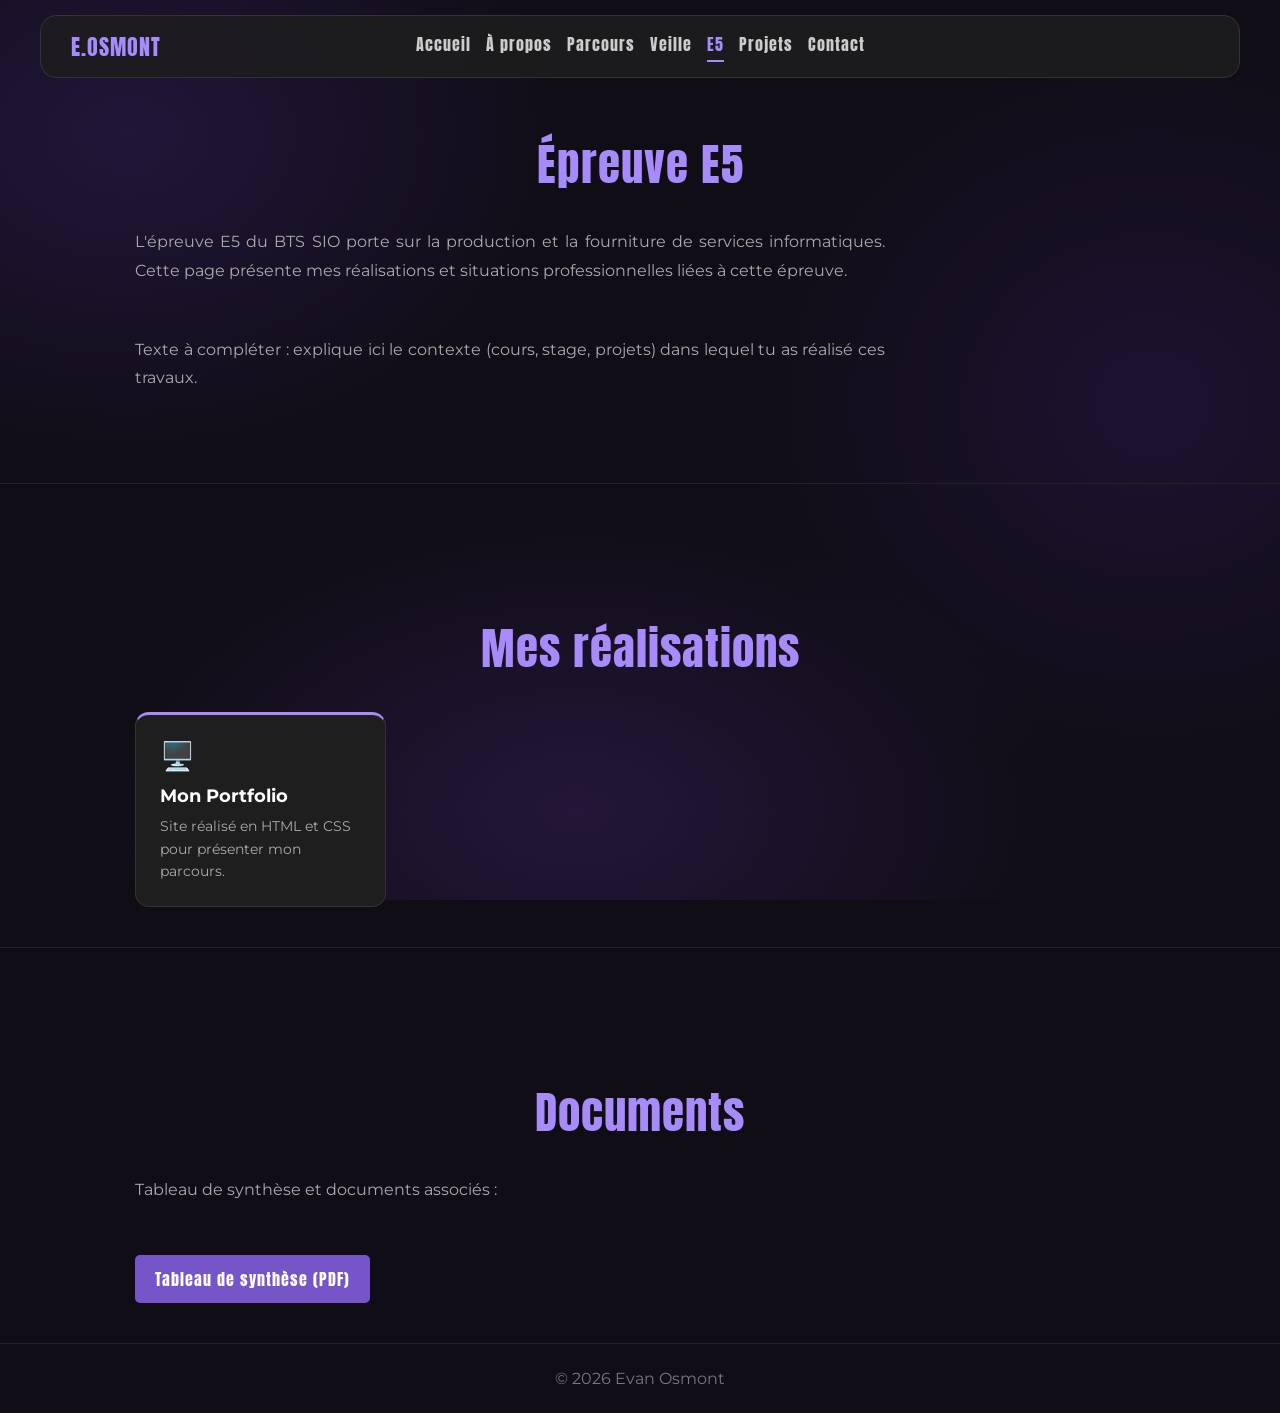
<file: portfolio/e5.html>
<!DOCTYPE html>
<html lang="fr">
<head>
    <meta charset="UTF-8">
    <meta name="viewport" content="width=device-width, initial-scale=1.0">
    <title>Épreuve E5 - Evan Osmont</title>

    <link rel="preconnect" href="https://fonts.googleapis.com">
    <link rel="preconnect" href="https://fonts.gstatic.com" crossorigin>
    <link href="https://fonts.googleapis.com/css2?family=Anton&family=Montserrat:wght@400;600;700&display=swap" rel="stylesheet">

    <link rel="stylesheet" href="css/style.css">
</head>

<body class="page-e5">

<header class="barre">
    <a href="#accueil" class="logo">E.OSMONT</a>
    <nav class="liens">
        <a href="index.html#accueil">Accueil</a>
        <a href="index.html#apropos">À propos</a>
        <a href="index.html#parcours">Parcours</a>
        <a href="index.html#veille">Veille</a>
        <a href="e5.html" class="actif">E5</a>
        <a href="index.html#projets">Projets</a>
        <a href="index.html#contact">Contact</a>
        <span class="barre-active"></span>
    </nav>
</header>

<main>

    <section>
        <h3>Épreuve E5</h3>
        <p>
            L'épreuve E5 du BTS SIO porte sur la production et la fourniture de services informatiques. Cette page présente mes réalisations et situations professionnelles liées à cette épreuve.
        </p>
        <p>
            Texte à compléter : explique ici le contexte (cours, stage, projets) dans lequel tu as réalisé ces travaux.
        </p>
    </section>

    <section>
        <h3>Mes réalisations</h3>
        <div class="cartes">
            <div class="carte">
                <span class="icone">🖥️</span>
                <h4>Mon Portfolio</h4>
                <p>Site réalisé en HTML et CSS pour présenter mon parcours.</p>
            </div>
        </div>
    </section>

    <section>
        <h3>Documents</h3>
        <p>Tableau de synthèse et documents associés :</p>
        <a href="tableau-synthese-e5.pdf" class="bouton">Tableau de synthèse (PDF)</a>
    </section>

</main>

<footer>
    © 2026 Evan Osmont
</footer>

</body>
</html>
</file>
<file: css/style.css>
html {
    scroll-behavior: smooth;
    scroll-padding-top: 90px;
}

/* Anton sur les liens du menu et les boutons */

.liens a,
.bouton,
.cv-btn {
    font-family: "Anton", sans-serif;
    font-weight: 400;
    letter-spacing: 1px;
}

body {
    margin: 0;
    background-color: #100d16;
    color: white;
    font-family: "Montserrat", sans-serif;

    background-image:
        radial-gradient(ellipse 600px 450px at 10% 15%, rgba(130, 70, 255, 0.15), transparent 75%),
        radial-gradient(ellipse 550px 500px at 90% 45%, rgba(100, 50, 200, 0.15), transparent 75%),
        radial-gradient(ellipse 650px 400px at 45% 90%, rgba(145, 75, 255, 0.15), transparent 75%);

    background-attachment: fixed;
    background-repeat: no-repeat;
}

/* Barre du haut (fixe, liens centrés) */

.barre {
    position: fixed;
    top: 15px;
    left: 50%;
    transform: translateX(-50%);
    width: calc(100% - 60px);
    max-width: 1200px;
    box-sizing: border-box;
    display: grid;
    grid-template-columns: 1fr auto 1fr;
    align-items: center;
    padding: 14px 30px;
    background: rgba(30, 30, 30, 0.85);
    backdrop-filter: blur(10px);
    border: 1px solid #333;
    border-radius: 16px;
    z-index: 100;
}

.logo {
    color: #a78bfa;
    font-family: "Anton", sans-serif;
    font-size: 22px;
    letter-spacing: 1px;
    text-decoration: none;
}

.liens {
    display: flex;
    gap: 15px;
    position: relative;
}

.liens a {
    color: #ccc;
    text-decoration: none;
    padding-bottom: 4px;
    transition: color 0.2s ease;
}

.liens a:hover,
.liens a.actif {
    color: #a78bfa;
}

.barre-active {
    position: absolute;
    bottom: 0;
    left: 0;
    width: 0;
    height: 2px;
    background: #a78bfa;
    transition: left 0.3s ease, width 0.3s ease;
}

/* Sections */

section {
    min-height: 100vh;
    box-sizing: border-box;
    padding: 120px 135px 80px;
    display: flex;
    flex-direction: column;
    justify-content: center;
    border-bottom: 1px solid #222;
    position: relative;
    isolation: isolate;
}

section p {
    color: #aaa;
    line-height: 1.8;
    text-align: justify;
    max-width: 750px;
    margin: 0 0 50px;
}

h1, h2, h3 {
    font-family: "Anton", sans-serif;
    font-weight: 400;
    letter-spacing: 1px;
}

h1 {
    font-size: 60px;
    margin: 0 0 10px;
}

h2 {
    color: #a78bfa;
    font-size: 70px;
    margin: 0 0 30px;
}

h3 {
    color: #a78bfa;
    font-size: 45px;
    margin: 0 0 30px;
    text-align: center;
    position: relative;
}

/* Bouton */

.bouton {
    display: block;
    width: fit-content;
    color: white;
    background: #7655c9;
    padding: 12px 20px;
    border-radius: 5px;
    text-decoration: none;
}

/* Cartes (À propos + Projets) */

.cartes {
    display: grid;
    grid-template-columns: repeat(auto-fill, minmax(230px, 1fr));
    gap: 24px;
    max-width: 800px;
}

.carte {
    box-sizing: border-box;
    padding: 24px;
    background: #1e1e1e;
    border: 1px solid #333;
    border-top: 3px solid #a78bfa;
    border-radius: 14px;
    transition: all 0.25s ease;
}

.carte:hover {
    transform: translateY(-6px);
    border-color: #a78bfa;
    background: #231d38;
    box-shadow: 0 10px 25px rgba(167, 139, 250, 0.15);
}

.carte .icone {
    display: block;
    font-size: 28px;
    margin-bottom: 12px;
}

.carte h4 {
    margin: 0 0 8px;
    color: white;
    font-size: 18px;
}

.carte p {
    margin: 0;
    font-size: 14px;
    line-height: 1.6;
    text-align: left;
    color: #aaa;
}

/* À propos : texte à gauche, cartes à droite */

.apropos-contenu {
    display: flex;
    justify-content: space-between;
    align-items: center;
    gap: 60px;
}

.apropos-texte {
    flex: 1;
    max-width: 550px;
}

.cartes-apropos {
    margin-left: auto;
    flex: 1;
    max-width: 520px;
    display: grid;
    grid-template-columns: repeat(2, minmax(0, 1fr));
    gap: 24px;
}

/* Footer */

footer {
    text-align: center;
    padding: 25px;
    color: #777;
}


/* Carte CV */

.cv-card {
    margin-top: 20px;
    padding: 20px;
    background: #1e1e1e;
    border: 1px solid #333;
    border-top: 3px solid #a78bfa;
    border-radius: 14px;

    display: flex;
    justify-content: space-between;
    align-items: center;
    gap: 15px;

    width: 100%;
    max-width: 550px;
    box-sizing: border-box;
}

.cv-info {
    display: flex;
    align-items: center;
    gap: 15px;
}

.cv-icon {
    font-size: 30px;
}

.cv-card h4 {
    color: white;
    font-size: 18px;
    margin: 0 0 8px;
}

.cv-card p {
    color: #aaa;
    font-size: 13px;
    margin: 0;
    text-align: left;
}

.cv-btn {
    color: white;
    background: #7655c9;
    padding: 10px 15px;
    border-radius: 5px;
    text-decoration: none;
    white-space: nowrap;
    transition: background 0.2s ease;
}

.cv-btn:hover {
    background: #a78bfa;
}

/* Écrans moyens : les cartes passent sous le texte */

@media screen and (max-width: 1000px) {
    section {
        padding: 120px 40px 80px;
    }

    .apropos-contenu {
        flex-direction: column;
        align-items: flex-start;
    }

    .apropos-texte,
    .cartes-apropos {
        max-width: 100%;
        width: 100%;
        margin-left: 0;
    }
}

/* Téléphone */

@media screen and (max-width: 700px) {
    .barre {
        display: flex;
        justify-content: center;
        padding: 12px 15px;
    }

    .logo {
        display: none;
    }

    .liens {
        gap: 15px;
        font-size: 14px;
    }

    section {
        padding: 110px 20px 60px;
    }

    h1 { font-size: 40px; }
    h2 { font-size: 40px; }

    .cartes-apropos {
        grid-template-columns: 1fr;
    }
}


/* =========================
   PARCOURS - NOUVEAU DESIGN
========================= */

.parcours-container {
    max-width: 1100px;
    margin: auto;
    display: grid;
    grid-template-columns: 1fr 1fr;
    gap: 35px;
}

.parcours-colonne > h4 {
    font-family: "Anton", sans-serif;
    font-size: 25px;
    font-weight: 400;
    letter-spacing: 1px;
    margin-bottom: 25px;
    color: white;
}

/* Suppression de la frise */

.parcours-timeline {
    display: flex;
    flex-direction: column;
    gap: 22px;
    padding: 0;
}

.parcours-timeline::before {
    display: none;
}

/* Cartes */

.parcours-item {
    position: relative;
    padding: 25px;
    background: #1e1e1e;
    border: 1px solid #333;
    border-radius: 14px;
    transition: all 0.3s ease;
}

/* Petit accent violet en haut */

.parcours-item::before {
    content: "";
    position: absolute;
    top: 0;
    left: 25px;
    width: 45px;
    height: 3px;
    background: #a78bfa;
    border-radius: 0 0 5px 5px;
}

/* Survol */

.parcours-item:hover {
    transform: translateY(-5px);
    background: #231d38;
    border-color: #a78bfa;
    box-shadow: 0 10px 25px rgba(167, 139, 250, 0.12);
}

/* Dates */

.parcours-date {
    display: inline-block;
    margin-bottom: 15px;
    padding: 5px 12px;
    color: #a78bfa;
    background: rgba(167, 139, 250, 0.12);
    border-radius: 20px;
    font-size: 13px;
    font-weight: 700;
}

/* Titres */

.parcours-item h5 {
    margin: 0 0 8px;
    color: #a78bfa;
    font-family: "Montserrat", sans-serif;
    font-size: 19px;
    font-weight: 700;
}

.parcours-item h6 {
    margin: 0 0 15px;
    color: white;
    font-family: "Montserrat", sans-serif;
    font-size: 14px;
    font-weight: 600;
}

/* Descriptions */

.parcours-item p {
    margin: 0;
    color: #aaa;
    font-size: 14px;
    line-height: 1.7;
    text-align: left;
}

/* Responsive */

@media screen and (max-width: 900px) {
    .parcours-container {
        gap: 25px;
    }
}

@media screen and (max-width: 700px) {
    .parcours-container {
        grid-template-columns: 1fr;
        gap: 35px;
    }
}


/* ===== VEILLE TECHNOLOGIQUE ===== */

/* Texte de présentation */
.veille-description {
    font-family: "Anton", sans-serif;
    font-size: 30px;
    font-weight: 400;
    letter-spacing: 1px;
    color: white;
    text-align: center;
    max-width: 100%;
}

.veille-suivis {
    font-family: "Montserrat", sans-serif;
    text-align: center;
    max-width: 100%;
    margin-top: -25px;
}
/* Sous-titre "Mes recherches" */
.veille-sous-titre {
    font-family: "Anton", sans-serif;
    font-size: 30px;
    font-weight: 400;
    letter-spacing: 1px;
    color: white;
    margin: 20px 0 30px;
    text-align: left;
}

/* Organisation des cartes */
.veille-cartes {
    display: grid;
    grid-template-columns: repeat(3, minmax(0, 1fr));
    gap: 24px;
    width: 100%;
    max-width: 1100px;
}

/* Apparence des cartes */
.veille-carte {
    box-sizing: border-box;
    padding: 25px;
    background: #1e1e1e;
    border: 1px solid #333;
    border-top: 3px solid #a78bfa;
    border-radius: 14px;

    display: flex;
    flex-direction: column;
    align-items: flex-start;

    transition: all 0.25s ease;
}

/* Effet au survol */
.veille-carte:hover {
    transform: translateY(-6px);
    border-color: #a78bfa;
    background: #231d38;
    box-shadow: 0 10px 25px rgba(167, 139, 250, 0.15);
}

/* Icônes */
.veille-icone {
    font-size: 30px;
    margin-bottom: 20px;
}

/* Date ou catégorie */
.veille-date {
    color: #a78bfa;
    background: rgba(167, 139, 250, 0.12);
    padding: 6px 12px;
    border-radius: 20px;
    font-size: 12px;
    margin-bottom: 15px;
}

/* Titres des cartes */
.veille-carte h4 {
    font-family: "Montserrat", sans-serif;
    color: #a78bfa;
    font-size: 19px;
    font-weight: 700;
    margin: 0 0 12px;
}

/* Texte des cartes */
.veille-carte p {
    color: #aaa;
    font-size: 14px;
    line-height: 1.7;
    text-align: left;
    margin: 0 0 25px;
}

/* Boutons des sources */
.veille-btn {
    display: inline-block;
    margin-top: auto;
    padding: 10px 16px;
    background: #7655c9;
    color: white;
    text-decoration: none;
    border-radius: 5px;
    font-family: "Anton", sans-serif;
    letter-spacing: 1px;
    transition: background 0.2s ease;
}

/* Adaptation tablette */
@media (max-width: 900px) {
    .veille-cartes {
        grid-template-columns: repeat(2, 1fr);
    }
}

/* Adaptation téléphone */
@media (max-width: 600px) {
    .veille-cartes {
        grid-template-columns: 1fr;
    }

    .veille-conclusion {
        width: 100%;
    }
}

/* Page E5 */

.page-e5 section {
    min-height: auto;
    justify-content: flex-start;
    padding-top: 130px;
    padding-bottom: 40px;
}

.page-e5 h3 {
    top: 0;
}

.page-e5 .liens a.actif {
    border-bottom: 2px solid #a78bfa;
}

/* Style des boutons dans les cartes de projets (identique aux autres boutons du site) */
.liens-carte {
    display: flex;
    gap: 12px;
    margin-top: 20px;
    flex-wrap: wrap;
}

.btn-site,
.btn-git {
    color: white;
    background: #7655c9;
    padding: 10px 15px;
    border-radius: 5px;
    text-decoration: none;
    font-family: "Anton", sans-serif;
    font-weight: 400;
    letter-spacing: 1px;
    font-size: 14px;
    white-space: nowrap;
    transition: background 0.2s ease;
}

.btn-site:hover,
.btn-git:hover {
    background: #a78bfa;
}
</file>
<file: portfolio/css/style.css>
html {
    scroll-behavior: smooth;
    scroll-padding-top: 90px;
}

/* Anton sur les liens du menu et les boutons */

.liens a,
.bouton,
.cv-btn {
    font-family: "Anton", sans-serif;
    font-weight: 400;
    letter-spacing: 1px;
}

body {
    margin: 0;
    background-color: #100d16;
    color: white;
    font-family: "Montserrat", sans-serif;

    background-image:
        radial-gradient(ellipse 600px 450px at 10% 15%, rgba(130, 70, 255, 0.15), transparent 75%),
        radial-gradient(ellipse 550px 500px at 90% 45%, rgba(100, 50, 200, 0.15), transparent 75%),
        radial-gradient(ellipse 650px 400px at 45% 90%, rgba(145, 75, 255, 0.15), transparent 75%);

    background-attachment: fixed;
    background-repeat: no-repeat;
}

/* Barre du haut (fixe, liens centrés) */

.barre {
    position: fixed;
    top: 15px;
    left: 50%;
    transform: translateX(-50%);
    width: calc(100% - 60px);
    max-width: 1200px;
    box-sizing: border-box;
    display: grid;
    grid-template-columns: 1fr auto 1fr;
    align-items: center;
    padding: 14px 30px;
    background: rgba(30, 30, 30, 0.85);
    backdrop-filter: blur(10px);
    border: 1px solid #333;
    border-radius: 16px;
    z-index: 100;
}

.logo {
    color: #a78bfa;
    font-family: "Anton", sans-serif;
    font-size: 22px;
    letter-spacing: 1px;
    text-decoration: none;
}

.liens {
    display: flex;
    gap: 15px;
    position: relative;
}

.liens a {
    color: #ccc;
    text-decoration: none;
    padding-bottom: 4px;
    transition: color 0.2s ease;
}

.liens a:hover,
.liens a.actif {
    color: #a78bfa;
}

.barre-active {
    position: absolute;
    bottom: 0;
    left: 0;
    width: 0;
    height: 2px;
    background: #a78bfa;
    transition: left 0.3s ease, width 0.3s ease;
}

/* Sections */

section {
    min-height: 100vh;
    box-sizing: border-box;
    padding: 120px 135px 80px;
    display: flex;
    flex-direction: column;
    justify-content: center;
    border-bottom: 1px solid #222;
    position: relative;
    isolation: isolate;
}

section p {
    color: #aaa;
    line-height: 1.8;
    text-align: justify;
    max-width: 750px;
    margin: 0 0 50px;
}

h1, h2, h3 {
    font-family: "Anton", sans-serif;
    font-weight: 400;
    letter-spacing: 1px;
}

h1 {
    font-size: 60px;
    margin: 0 0 10px;
}

h2 {
    color: #a78bfa;
    font-size: 70px;
    margin: 0 0 30px;
}

h3 {
    color: #a78bfa;
    font-size: 45px;
    margin: 0 0 30px;
    text-align: center;
    position: relative;
}

/* Bouton */

.bouton {
    display: block;
    width: fit-content;
    color: white;
    background: #7655c9;
    padding: 12px 20px;
    border-radius: 5px;
    text-decoration: none;
}

/* Cartes (À propos + Projets) */

.cartes {
    display: grid;
    grid-template-columns: repeat(auto-fill, minmax(230px, 1fr));
    gap: 24px;
    max-width: 800px;
}

.carte {
    box-sizing: border-box;
    padding: 24px;
    background: #1e1e1e;
    border: 1px solid #333;
    border-top: 3px solid #a78bfa;
    border-radius: 14px;
    transition: all 0.25s ease;
}

.carte:hover {
    transform: translateY(-6px);
    border-color: #a78bfa;
    background: #231d38;
    box-shadow: 0 10px 25px rgba(167, 139, 250, 0.15);
}

.carte .icone {
    display: block;
    font-size: 28px;
    margin-bottom: 12px;
}

.carte h4 {
    margin: 0 0 8px;
    color: white;
    font-size: 18px;
}

.carte p {
    margin: 0;
    font-size: 14px;
    line-height: 1.6;
    text-align: left;
    color: #aaa;
}

/* À propos : texte à gauche, cartes à droite */

.apropos-contenu {
    display: flex;
    justify-content: space-between;
    align-items: center;
    gap: 60px;
}

.apropos-texte {
    flex: 1;
    max-width: 550px;
}

.cartes-apropos {
    margin-left: auto;
    flex: 1;
    max-width: 520px;
    display: grid;
    grid-template-columns: repeat(2, minmax(0, 1fr));
    gap: 24px;
}

/* Footer */

footer {
    text-align: center;
    padding: 25px;
    color: #777;
}


/* Carte CV */

.cv-card {
    margin-top: 20px;
    padding: 20px;
    background: #1e1e1e;
    border: 1px solid #333;
    border-top: 3px solid #a78bfa;
    border-radius: 14px;

    display: flex;
    justify-content: space-between;
    align-items: center;
    gap: 15px;

    width: 100%;
    max-width: 550px;
    box-sizing: border-box;
}

.cv-info {
    display: flex;
    align-items: center;
    gap: 15px;
}

.cv-icon {
    font-size: 30px;
}

.cv-card h4 {
    color: white;
    font-size: 18px;
    margin: 0 0 8px;
}

.cv-card p {
    color: #aaa;
    font-size: 13px;
    margin: 0;
    text-align: left;
}

.cv-btn {
    color: white;
    background: #7655c9;
    padding: 10px 15px;
    border-radius: 5px;
    text-decoration: none;
    white-space: nowrap;
    transition: background 0.2s ease;
}

.cv-btn:hover {
    background: #a78bfa;
}

/* Écrans moyens : les cartes passent sous le texte */

@media screen and (max-width: 1000px) {
    section {
        padding: 120px 40px 80px;
    }

    .apropos-contenu {
        flex-direction: column;
        align-items: flex-start;
    }

    .apropos-texte,
    .cartes-apropos {
        max-width: 100%;
        width: 100%;
        margin-left: 0;
    }
}

/* Téléphone */

@media screen and (max-width: 700px) {
    .barre {
        display: flex;
        justify-content: center;
        padding: 12px 15px;
    }

    .logo {
        display: none;
    }

    .liens {
        gap: 15px;
        font-size: 14px;
    }

    section {
        padding: 110px 20px 60px;
    }

    h1 { font-size: 40px; }
    h2 { font-size: 40px; }

    .cartes-apropos {
        grid-template-columns: 1fr;
    }
}


/* =========================
   PARCOURS - NOUVEAU DESIGN
========================= */

.parcours-container {
    max-width: 1100px;
    margin: auto;
    display: grid;
    grid-template-columns: 1fr 1fr;
    gap: 35px;
}

.parcours-colonne > h4 {
    font-family: "Anton", sans-serif;
    font-size: 25px;
    font-weight: 400;
    letter-spacing: 1px;
    margin-bottom: 25px;
    color: white;
}

/* Suppression de la frise */

.parcours-timeline {
    display: flex;
    flex-direction: column;
    gap: 22px;
    padding: 0;
}

.parcours-timeline::before {
    display: none;
}

/* Cartes */

.parcours-item {
    position: relative;
    padding: 25px;
    background: #1e1e1e;
    border: 1px solid #333;
    border-radius: 14px;
    transition: all 0.3s ease;
}

/* Petit accent violet en haut */

.parcours-item::before {
    content: "";
    position: absolute;
    top: 0;
    left: 25px;
    width: 45px;
    height: 3px;
    background: #a78bfa;
    border-radius: 0 0 5px 5px;
}

/* Survol */

.parcours-item:hover {
    transform: translateY(-5px);
    background: #231d38;
    border-color: #a78bfa;
    box-shadow: 0 10px 25px rgba(167, 139, 250, 0.12);
}

/* Dates */

.parcours-date {
    display: inline-block;
    margin-bottom: 15px;
    padding: 5px 12px;
    color: #a78bfa;
    background: rgba(167, 139, 250, 0.12);
    border-radius: 20px;
    font-size: 13px;
    font-weight: 700;
}

/* Titres */

.parcours-item h5 {
    margin: 0 0 8px;
    color: #a78bfa;
    font-family: "Montserrat", sans-serif;
    font-size: 19px;
    font-weight: 700;
}

.parcours-item h6 {
    margin: 0 0 15px;
    color: white;
    font-family: "Montserrat", sans-serif;
    font-size: 14px;
    font-weight: 600;
}

/* Descriptions */

.parcours-item p {
    margin: 0;
    color: #aaa;
    font-size: 14px;
    line-height: 1.7;
    text-align: left;
}

/* Responsive */

@media screen and (max-width: 900px) {
    .parcours-container {
        gap: 25px;
    }
}

@media screen and (max-width: 700px) {
    .parcours-container {
        grid-template-columns: 1fr;
        gap: 35px;
    }
}


/* ===== VEILLE TECHNOLOGIQUE ===== */

/* Texte de présentation */
.veille-description {
    font-family: "Anton", sans-serif;
    font-size: 30px;
    font-weight: 400;
    letter-spacing: 1px;
    color: white;
    text-align: center;
    max-width: 100%;
}

.veille-suivis {
    font-family: "Montserrat", sans-serif;
    text-align: center;
    max-width: 100%;
    margin-top: -25px;
}
/* Sous-titre "Mes recherches" */
.veille-sous-titre {
    font-family: "Anton", sans-serif;
    font-size: 30px;
    font-weight: 400;
    letter-spacing: 1px;
    color: white;
    margin: 20px 0 30px;
    text-align: left;
}

/* Organisation des cartes */
.veille-cartes {
    display: grid;
    grid-template-columns: repeat(3, minmax(0, 1fr));
    gap: 24px;
    width: 100%;
    max-width: 1100px;
}

/* Apparence des cartes */
.veille-carte {
    box-sizing: border-box;
    padding: 25px;
    background: #1e1e1e;
    border: 1px solid #333;
    border-top: 3px solid #a78bfa;
    border-radius: 14px;

    display: flex;
    flex-direction: column;
    align-items: flex-start;

    transition: all 0.25s ease;
}

/* Effet au survol */
.veille-carte:hover {
    transform: translateY(-6px);
    border-color: #a78bfa;
    background: #231d38;
    box-shadow: 0 10px 25px rgba(167, 139, 250, 0.15);
}

/* Icônes */
.veille-icone {
    font-size: 30px;
    margin-bottom: 20px;
}

/* Date ou catégorie */
.veille-date {
    color: #a78bfa;
    background: rgba(167, 139, 250, 0.12);
    padding: 6px 12px;
    border-radius: 20px;
    font-size: 12px;
    margin-bottom: 15px;
}

/* Titres des cartes */
.veille-carte h4 {
    font-family: "Montserrat", sans-serif;
    color: #a78bfa;
    font-size: 19px;
    font-weight: 700;
    margin: 0 0 12px;
}

/* Texte des cartes */
.veille-carte p {
    color: #aaa;
    font-size: 14px;
    line-height: 1.7;
    text-align: left;
    margin: 0 0 25px;
}

/* Boutons des sources */
.veille-btn {
    display: inline-block;
    margin-top: auto;
    padding: 10px 16px;
    background: #7655c9;
    color: white;
    text-decoration: none;
    border-radius: 5px;
    font-family: "Anton", sans-serif;
    letter-spacing: 1px;
    transition: background 0.2s ease;
}

/* Adaptation tablette */
@media (max-width: 900px) {
    .veille-cartes {
        grid-template-columns: repeat(2, 1fr);
    }
}

/* Adaptation téléphone */
@media (max-width: 600px) {
    .veille-cartes {
        grid-template-columns: 1fr;
    }

    .veille-conclusion {
        width: 100%;
    }
}

/* Page E5 */

.page-e5 section {
    min-height: auto;
    justify-content: flex-start;
    padding-top: 130px;
    padding-bottom: 40px;
}

.page-e5 h3 {
    top: 0;
}

.page-e5 .liens a.actif {
    border-bottom: 2px solid #a78bfa;
}

/* Style des boutons dans les cartes de projets (identique aux autres boutons du site) */
.liens-carte {
    display: flex;
    gap: 12px;
    margin-top: 20px;
    flex-wrap: wrap;
}

.btn-site,
.btn-git {
    color: white;
    background: #7655c9;
    padding: 10px 15px;
    border-radius: 5px;
    text-decoration: none;
    font-family: "Anton", sans-serif;
    font-weight: 400;
    letter-spacing: 1px;
    font-size: 14px;
    white-space: nowrap;
    transition: background 0.2s ease;
}

.btn-site:hover,
.btn-git:hover {
    background: #a78bfa;
}
</file>
